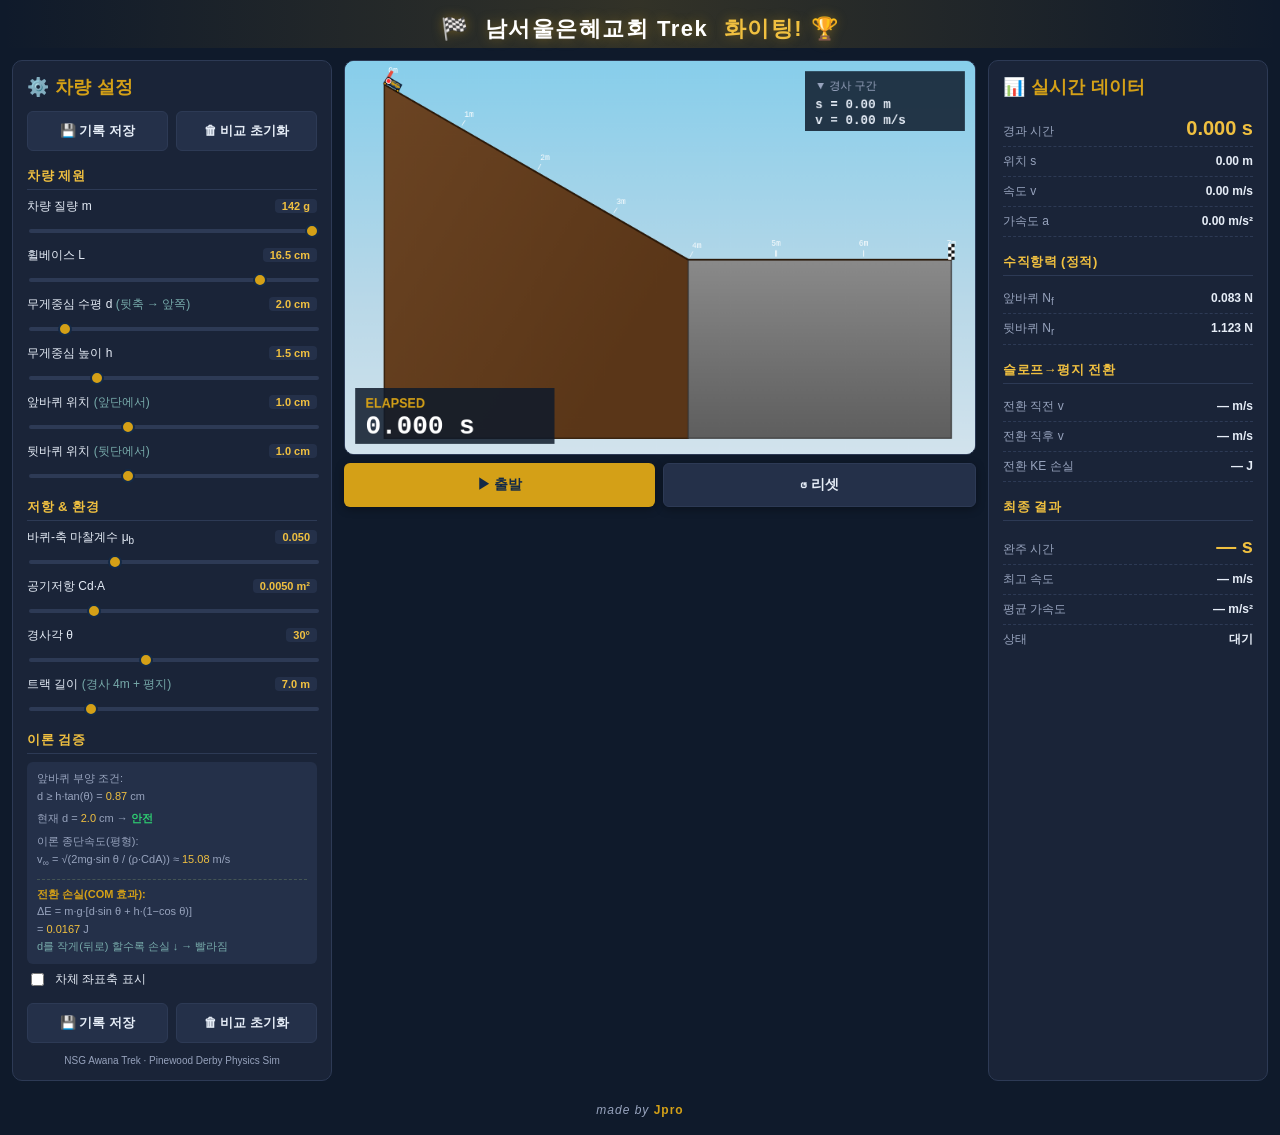
<file: 그랑프리/index.html>
<!DOCTYPE html>
<html lang="ko">
<head>
<meta charset="UTF-8" />
<meta name="viewport" content="width=device-width, initial-scale=1.0" />
<title>피니언 카 물리 시뮬레이터 — Awana Grand Prix</title>
<style>
  :root {
    --navy: #1e3a5f;
    --navy-dark: #142a47;
    --navy-light: #2c5282;
    --gold: #d4a017;
    --gold-light: #f0c040;
    --bg: #0f1a2b;
    --panel: #1a2438;
    --panel-2: #243049;
    --text: #e6edf7;
    --text-dim: #97a3bd;
    --danger: #e74c3c;
    --ok: #2ecc71;
    --border: #2d3a55;
  }

  * { box-sizing: border-box; }
  html, body { margin: 0; padding: 0; height: 100%; background: var(--bg); color: var(--text); font-family: -apple-system, BlinkMacSystemFont, "Segoe UI", "Malgun Gothic", "맑은 고딕", sans-serif; }

  .app {
    display: grid;
    grid-template-columns: 320px 1fr 280px;
    gap: 12px;
    padding: 12px;
  }

  .top-banner {
    text-align: center;
    padding: 14px 12px 4px;
    font-size: 22px;
    font-weight: 800;
    background: linear-gradient(90deg, transparent 0%, rgba(212,160,23,0.18) 50%, transparent 100%);
    color: var(--gold-light);
    letter-spacing: 1.5px;
    text-shadow: 0 0 12px rgba(212,160,23,0.4);
  }
  .top-banner .accent { color: #fff; margin: 0 8px; }

  .bottom-banner {
    text-align: center;
    padding: 10px 12px 18px;
    font-size: 12px;
    color: var(--text-dim);
    letter-spacing: 1px;
    font-style: italic;
  }
  .bottom-banner .brand {
    color: var(--gold);
    font-weight: 700;
    font-style: normal;
  }

  .panel {
    background: var(--panel);
    border: 1px solid var(--border);
    border-radius: 10px;
    padding: 14px;
    overflow-y: auto;
  }

  h1 {
    font-size: 18px;
    margin: 0 0 12px;
    color: var(--gold);
    letter-spacing: 0.3px;
  }
  h2 {
    font-size: 13px;
    margin: 16px 0 8px;
    color: var(--gold-light);
    text-transform: uppercase;
    letter-spacing: 0.5px;
    border-bottom: 1px solid var(--border);
    padding-bottom: 4px;
  }

  /* sliders */
  .ctrl { margin-bottom: 10px; }
  .ctrl-row { display: flex; justify-content: space-between; align-items: baseline; font-size: 12px; margin-bottom: 4px; }
  .ctrl-name { color: var(--text); }
  .ctrl-val {
    color: var(--gold-light);
    font-variant-numeric: tabular-nums;
    font-weight: 600;
    background: var(--panel-2);
    padding: 1px 7px;
    border-radius: 4px;
    font-size: 11px;
  }
  input[type="range"] {
    width: 100%;
    -webkit-appearance: none;
    appearance: none;
    height: 4px;
    background: var(--border);
    border-radius: 2px;
    outline: none;
  }
  input[type="range"]::-webkit-slider-thumb {
    -webkit-appearance: none;
    appearance: none;
    width: 14px;
    height: 14px;
    background: var(--gold);
    border-radius: 50%;
    cursor: pointer;
    border: 2px solid var(--navy-dark);
  }
  input[type="range"]::-moz-range-thumb {
    width: 14px;
    height: 14px;
    background: var(--gold);
    border-radius: 50%;
    cursor: pointer;
    border: 2px solid var(--navy-dark);
  }

  /* buttons */
  .btn-row { display: flex; gap: 8px; margin-top: 14px; }
  button {
    flex: 1;
    padding: 10px;
    background: var(--gold);
    color: var(--navy-dark);
    border: none;
    border-radius: 6px;
    font-weight: 700;
    font-size: 13px;
    cursor: pointer;
    transition: transform 0.05s, background 0.15s;
  }
  button:hover { background: var(--gold-light); }
  button:active { transform: translateY(1px); }
  button.secondary {
    background: var(--panel-2);
    color: var(--text);
    border: 1px solid var(--border);
  }
  button.secondary:hover { background: var(--border); }
  button:disabled { opacity: 0.5; cursor: not-allowed; }

  /* checkbox */
  .check-row { display: flex; align-items: center; gap: 8px; font-size: 12px; margin: 6px 0; cursor: pointer; }
  .check-row input { accent-color: var(--gold); }

  /* canvas */
  .canvas-wrap {
    display: flex;
    flex-direction: column;
    align-items: center;
    justify-content: flex-start;
  }
  canvas {
    background: linear-gradient(180deg, #87ceeb 0%, #b8d8e8 60%, #d2e3ed 100%);
    border-radius: 10px;
    border: 1px solid var(--border);
    display: block;
    width: 100%;
    max-width: 800px;
    height: auto;
    aspect-ratio: 800 / 500;
  }
  .canvas-wrap { width: 100%; }

  /* 캔버스 바로 아래 출발/리셋 (모든 화면에서 표시) */
  .canvas-controls {
    display: flex;
    gap: 8px;
    width: 100%;
    max-width: 800px;
    margin-top: 8px;
  }
  .canvas-controls button {
    flex: 1;
    padding: 12px 8px;
    font-size: 14px;
    box-shadow: 0 2px 8px rgba(0,0,0,0.35);
  }

  /* ============== 모바일 / 태블릿 ============== */
  @media (max-width: 1080px) {
    .app {
      grid-template-columns: 1fr;
      gap: 10px;
      padding: 8px;
    }
    /* 모바일에서는 캔버스 먼저, 결과, 설정 순으로 배치 */
    .canvas-wrap { order: 1; position: sticky; top: 0; z-index: 10; background: var(--bg); padding-bottom: 6px; }
    .canvas-controls { margin-top: 6px; }
    .canvas-controls button { font-size: 15px; padding: 14px 8px; }
    #rightPanel { order: 2; }
    #leftPanel { order: 3; }

    .panel {
      max-height: none;
      padding: 12px;
    }
  }

  @media (max-width: 600px) {
    .top-banner {
      font-size: 19px;
      padding: 10px 6px 4px;
      letter-spacing: 0.5px;
    }
    .top-banner .accent { margin: 0 4px; }
    .app { padding: 6px; gap: 8px; }
    .panel { padding: 12px; border-radius: 8px; }
    h1 { font-size: 20px; margin-bottom: 10px; }
    h2 { font-size: 15px; margin: 14px 0 8px; }
    button { padding: 14px 8px; font-size: 16px; }   /* 손가락 터치 영역 확보 */
    .btn-row { gap: 6px; margin-top: 8px; }
    input[type="range"] { height: 6px; }
    input[type="range"]::-webkit-slider-thumb { width: 22px; height: 22px; }  /* 터치 핸들 크게 */
    input[type="range"]::-moz-range-thumb { width: 22px; height: 22px; }
    .ctrl { margin-bottom: 14px; }
    .ctrl-row { font-size: 15px; margin-bottom: 6px; }
    .ctrl-val { font-size: 14px; padding: 2px 9px; }
    .check-row { font-size: 15px; padding: 4px 0; }
    .stat { font-size: 15px; padding: 8px 0; }
    .stat-val.big { font-size: 24px; }
    .warn-box { font-size: 14px; padding: 10px; }
    .theory { font-size: 14px; line-height: 1.7; padding: 10px 12px; }
    .record-item { font-size: 14px; padding: 8px 10px; }
    .canvas-controls button { font-size: 17px; padding: 16px 8px; }
    .bottom-banner { font-size: 13px; padding: 10px; }
  }

  /* 가로 모드 폰: 캔버스가 너무 작아지지 않도록 */
  @media (max-width: 900px) and (orientation: landscape) and (max-height: 500px) {
    .top-banner { font-size: 13px; padding: 4px; }
    .canvas-wrap { position: static; }
  }

  /* results */
  .stat {
    display: flex;
    justify-content: space-between;
    align-items: baseline;
    padding: 6px 0;
    border-bottom: 1px dashed var(--border);
    font-size: 12px;
  }
  .stat:last-child { border-bottom: none; }
  .stat-label { color: var(--text-dim); }
  .stat-val { font-variant-numeric: tabular-nums; font-weight: 600; color: var(--text); }
  .stat-val.big { font-size: 20px; color: var(--gold-light); }

  .warn-box {
    background: rgba(231, 76, 60, 0.15);
    border: 1px solid var(--danger);
    color: var(--danger);
    padding: 8px;
    border-radius: 6px;
    font-size: 12px;
    font-weight: 600;
    text-align: center;
    margin-top: 8px;
    display: none;
  }
  .warn-box.show { display: block; }

  .ok-box {
    background: rgba(46, 204, 113, 0.12);
    border: 1px solid var(--ok);
    color: var(--ok);
    padding: 6px;
    border-radius: 6px;
    font-size: 11px;
    text-align: center;
    margin-top: 6px;
  }

  /* validation panel */
  .theory {
    background: var(--panel-2);
    border-radius: 6px;
    padding: 8px 10px;
    font-size: 11px;
    color: var(--text-dim);
    line-height: 1.6;
    margin-top: 8px;
  }
  .theory .formula { color: var(--gold-light); font-variant-numeric: tabular-nums; }
  .theory .status-ok { color: var(--ok); font-weight: 700; }
  .theory .status-bad { color: var(--danger); font-weight: 700; }

  /* records list */
  .records { margin-top: 8px; }
  .record-item {
    background: var(--panel-2);
    padding: 6px 8px;
    border-radius: 5px;
    margin-bottom: 5px;
    font-size: 11px;
    display: flex;
    justify-content: space-between;
    align-items: center;
  }
  .record-item .rec-name { color: var(--text); }
  .record-item .rec-time { color: var(--gold-light); font-variant-numeric: tabular-nums; font-weight: 700; }
  .record-item .rec-del { color: var(--danger); cursor: pointer; background: none; border: none; padding: 0 4px; font-size: 14px; }

  footer {
    margin-top: 12px;
    font-size: 10px;
    color: var(--text-dim);
    text-align: center;
  }
</style>
</head>
<body>
<div class="top-banner">🏁 <span class="accent">남서울은혜교회 Trek</span> 화이팅! 🏆</div>
<div class="app">

  <!-- ============== 좌측 설정 패널 ============== -->
  <div class="panel" id="leftPanel">
    <h1>⚙️ 차량 설정</h1>

    <div class="btn-row" style="margin-top:0;">
      <button id="saveBtn" class="secondary">💾 기록 저장</button>
      <button id="clearRecBtn" class="secondary">🗑 비교 초기화</button>
    </div>

    <h2>차량 제원</h2>

    <div class="ctrl">
      <div class="ctrl-row"><span class="ctrl-name">차량 질량 m</span><span class="ctrl-val" id="mVal">142 g</span></div>
      <input type="range" id="m" min="50" max="142" step="1" value="142" />
    </div>

    <div class="ctrl">
      <div class="ctrl-row"><span class="ctrl-name">휠베이스 L</span><span class="ctrl-val" id="LVal">16.5 cm</span></div>
      <input type="range" id="L" min="10" max="18" step="0.1" value="16.5" />
    </div>

    <div class="ctrl">
      <div class="ctrl-row"><span class="ctrl-name">무게중심 수평 d <span style="color:#7aa">(뒷축 → 앞쪽)</span></span><span class="ctrl-val" id="dVal">2.0 cm</span></div>
      <input type="range" id="d" min="0.5" max="15" step="0.1" value="2" />
    </div>

    <div class="ctrl">
      <div class="ctrl-row"><span class="ctrl-name">무게중심 높이 h</span><span class="ctrl-val" id="hVal">1.5 cm</span></div>
      <input type="range" id="h" min="0.5" max="5" step="0.1" value="1.5" />
    </div>

    <div class="ctrl">
      <div class="ctrl-row"><span class="ctrl-name">앞바퀴 위치 <span style="color:#7aa">(앞단에서)</span></span><span class="ctrl-val" id="fwVal">1.0 cm</span></div>
      <input type="range" id="fw" min="0" max="3" step="0.1" value="1" />
    </div>

    <div class="ctrl">
      <div class="ctrl-row"><span class="ctrl-name">뒷바퀴 위치 <span style="color:#7aa">(뒷단에서)</span></span><span class="ctrl-val" id="rwVal">1.0 cm</span></div>
      <input type="range" id="rw" min="0" max="3" step="0.1" value="1" />
    </div>

    <h2>저항 & 환경</h2>

    <div class="ctrl">
      <div class="ctrl-row"><span class="ctrl-name">바퀴-축 마찰계수 μ<sub>b</sub></span><span class="ctrl-val" id="muVal">0.050</span></div>
      <input type="range" id="mu" min="0.01" max="0.15" step="0.005" value="0.05" />
    </div>

    <div class="ctrl">
      <div class="ctrl-row"><span class="ctrl-name">공기저항 Cd·A</span><span class="ctrl-val" id="cdaVal">0.0050 m²</span></div>
      <input type="range" id="cda" min="0.001" max="0.02" step="0.0005" value="0.005" />
    </div>

    <div class="ctrl">
      <div class="ctrl-row"><span class="ctrl-name">경사각 θ</span><span class="ctrl-val" id="thVal">30°</span></div>
      <input type="range" id="th" min="20" max="45" step="1" value="30" />
    </div>

    <div class="ctrl">
      <div class="ctrl-row"><span class="ctrl-name">트랙 길이 <span style="color:#7aa">(경사 4m + 평지)</span></span><span class="ctrl-val" id="trkVal">7.0 m</span></div>
      <input type="range" id="trk" min="5" max="15" step="0.5" value="7" />
    </div>

    <h2>이론 검증</h2>
    <div class="theory" id="theoryBox">
      <div>앞바퀴 부양 조건:<br/>d ≥ h·tan(θ) = <span class="formula" id="liftThresh">0.87</span> cm</div>
      <div style="margin-top:4px;">현재 d = <span class="formula" id="dCheck">2.0</span> cm → <span id="liftStatus" class="status-ok">안전</span></div>
      <div style="margin-top:6px;">이론 종단속도(평형):<br/>v<sub>∞</sub> = √(2mg·sin θ / (ρ·CdA)) ≈ <span class="formula" id="vTerm">—</span> m/s</div>
      <div style="margin-top:8px;border-top:1px dashed #455;padding-top:6px;">
        <b style="color:#d4a017;">전환 손실(COM 효과):</b><br/>
        ΔE = m·g·[d·sin θ + h·(1−cos θ)]<br/>
        = <span class="formula" id="transLossPredict">—</span> J<br/>
        <span style="color:#7aa">d를 작게(뒤로) 할수록 손실 ↓ → 빨라짐</span>
      </div>
    </div>

    <label class="check-row"><input type="checkbox" id="showAxes" /> 차체 좌표축 표시</label>

    <div class="btn-row">
      <button id="saveBtn" class="secondary">💾 기록 저장</button>
      <button id="clearRecBtn" class="secondary">🗑 비교 초기화</button>
    </div>

    <div class="records" id="recordsList"></div>

    <footer>NSG Awana Trek · Pinewood Derby Physics Sim</footer>
  </div>

  <!-- ============== 중앙 캔버스 ============== -->
  <div class="canvas-wrap">
    <canvas id="scene" width="800" height="500"></canvas>
    <div class="canvas-controls">
      <button id="startBtn">▶ 출발</button>
      <button id="resetBtn" class="secondary">↺ 리셋</button>
    </div>
  </div>

  <!-- ============== 우측 결과 패널 ============== -->
  <div class="panel" id="rightPanel">
    <h1>📊 실시간 데이터</h1>

    <div class="stat">
      <span class="stat-label">경과 시간</span>
      <span class="stat-val big" id="rTime">0.000 s</span>
    </div>
    <div class="stat">
      <span class="stat-label">위치 s</span>
      <span class="stat-val" id="rPos">0.00 m</span>
    </div>
    <div class="stat">
      <span class="stat-label">속도 v</span>
      <span class="stat-val" id="rVel">0.00 m/s</span>
    </div>
    <div class="stat">
      <span class="stat-label">가속도 a</span>
      <span class="stat-val" id="rAcc">0.00 m/s²</span>
    </div>

    <h2>수직항력 (정적)</h2>
    <div class="stat">
      <span class="stat-label">앞바퀴 N<sub>f</sub></span>
      <span class="stat-val" id="rNf">— N</span>
    </div>
    <div class="stat">
      <span class="stat-label">뒷바퀴 N<sub>r</sub></span>
      <span class="stat-val" id="rNr">— N</span>
    </div>
    <div class="warn-box" id="liftWarn">⚠️ 앞바퀴 부양 발생 (Nf ≤ 0)</div>

    <h2>슬로프→평지 전환</h2>
    <div class="stat">
      <span class="stat-label">전환 직전 v</span>
      <span class="stat-val" id="rVbef">— m/s</span>
    </div>
    <div class="stat">
      <span class="stat-label">전환 직후 v</span>
      <span class="stat-val" id="rVaft">— m/s</span>
    </div>
    <div class="stat">
      <span class="stat-label">전환 KE 손실</span>
      <span class="stat-val" id="rTransLoss">— J</span>
    </div>

    <h2>최종 결과</h2>
    <div class="stat">
      <span class="stat-label">완주 시간</span>
      <span class="stat-val big" id="rFinish">— s</span>
    </div>
    <div class="stat">
      <span class="stat-label">최고 속도</span>
      <span class="stat-val" id="rVmax">— m/s</span>
    </div>
    <div class="stat">
      <span class="stat-label">평균 가속도</span>
      <span class="stat-val" id="rAavg">— m/s²</span>
    </div>
    <div class="stat">
      <span class="stat-label">상태</span>
      <span class="stat-val" id="rState">대기</span>
    </div>
  </div>
</div>

<script>
"use strict";

/* =========================================================================
 *  PINEWOOD DERBY PHYSICS SIMULATOR
 *  - 내부 계산은 SI 단위 (m, kg, s)
 *  - UI 입력/표시는 cm, g
 * ========================================================================= */

// ---------------- 상수 ----------------
const G    = 9.81;       // 중력가속도 [m/s^2]
const RHO  = 1.225;      // 공기 밀도 [kg/m^3]
const DT   = 0.001;      // 시뮬레이션 step [s]  (1ms)
const R_AXLE_RATIO = 0.1;     // r_axle / r_wheel 근사값
const R_WHEEL = 0.006;        // 바퀴 반지름 [m]  (0.6cm)
const SLOPE_LEN_M = 4.0;      // 경사부 길이 [m] (고정)

// ---------------- 상태 ----------------
const cfg = {
  m: 0.142,        // [kg]
  L: 0.165,        // [m] 휠베이스
  d: 0.02,         // [m] 뒷축→COM 수평거리
  h: 0.015,        // [m] COM 높이
  fw: 0.01,        // [m] 앞단→앞바퀴
  rw: 0.01,        // [m] 뒷단→뒷바퀴
  mu: 0.05,        // 바퀴-축 마찰계수
  CdA: 0.005,      // [m^2] 공기저항계수×단면적
  theta: 30 * Math.PI/180,  // [rad]
  trackLen: 7,    // [m] 총 트랙
  showAxes: false
};

const sim = {
  running: false,
  finished: false,
  t: 0,            // 경과 시간 [s]
  s: 0,            // 경사 시작점부터의 누적 거리 [m]
  v: 0,            // [m/s]
  a: 0,            // [m/s^2]
  vMax: 0,
  onSlope: true,
  Nf: 0,
  Nr: 0,
  lifted: false,
  finishTime: null,
  acc: { sum: 0, n: 0 },  // 평균 가속도 누적
  vBeforeTrans: 0, // 전환 직전 속도 [m/s]
  vAfterTrans: 0,  // 전환 직후 속도 [m/s]
  transLossJ: 0    // 전환 시 잃은 KE [J]
};

const records = [];

// ---------------- DOM ----------------
const $ = id => document.getElementById(id);
const canvas = $("scene");
const ctx = canvas.getContext("2d");

// 슬라이더 메타: id → {get from element, scale to SI, label format}
const SLIDERS = [
  { id: "m",   apply: v => cfg.m = v/1000,           label: v => `${v.toFixed(0)} g` },
  { id: "L",   apply: v => cfg.L = v/100,            label: v => `${v.toFixed(1)} cm` },
  { id: "d",   apply: v => cfg.d = v/100,            label: v => `${v.toFixed(1)} cm` },
  { id: "h",   apply: v => cfg.h = v/100,            label: v => `${v.toFixed(1)} cm` },
  { id: "fw",  apply: v => cfg.fw = v/100,           label: v => `${v.toFixed(1)} cm` },
  { id: "rw",  apply: v => cfg.rw = v/100,           label: v => `${v.toFixed(1)} cm` },
  { id: "mu",  apply: v => cfg.mu = v,               label: v => v.toFixed(3) },
  { id: "cda", apply: v => cfg.CdA = v,              label: v => `${v.toFixed(4)} m²` },
  { id: "th",  apply: v => cfg.theta = v*Math.PI/180, label: v => `${v.toFixed(0)}°` },
  { id: "trk", apply: v => cfg.trackLen = v,         label: v => `${v.toFixed(1)} m` }
];

function readSliders() {
  for (const s of SLIDERS) {
    const el = $(s.id);
    const v = parseFloat(el.value);
    s.apply(v);
    $(s.id + "Val").textContent = s.label(v);
  }
  cfg.showAxes = $("showAxes").checked;

  // 휠베이스 vs d 제약: d <= L 로 clamp는 안하지만 경고색 정도만 표시
  const dSlider = $("d");
  const Lcm = parseFloat($("L").value);
  if (parseFloat(dSlider.value) > Lcm) {
    dSlider.value = Lcm;
    cfg.d = Lcm/100;
    $("dVal").textContent = `${Lcm.toFixed(1)} cm`;
  }
}

function attachSliders() {
  SLIDERS.forEach(s => {
    $(s.id).addEventListener("input", () => {
      readSliders();
      updateTheory();
      if (!sim.running) { resetSim(false); draw(); }
    });
  });
  $("showAxes").addEventListener("change", () => {
    cfg.showAxes = $("showAxes").checked;
    if (!sim.running) draw();
  });
}

// ---------------- 물리 계산 ----------------

/**
 * 경사로 위 정적 수직항력 계산
 * 뒷축에 대한 모멘트 평형 → N_f, 전체 수직 평형 → N_r
 *
 * N_f = m·g·(cos θ · d − sin θ · h) / L
 * N_r = m·g·(cos θ · (L−d) + sin θ · h) / L
 *
 * d : 뒷축에서 COM까지의 수평거리(경사면 평면상)
 * h : COM의 수직거리(경사면 법선)
 * N_f ≤ 0 이면 앞바퀴 부양
 */
function computeNormalForces() {
  const W = cfg.m * G;
  const c = Math.cos(cfg.theta), s = Math.sin(cfg.theta);
  const Nf = W * (c * cfg.d - s * cfg.h) / cfg.L;
  const Nr = W * (c * (cfg.L - cfg.d) + s * cfg.h) / cfg.L;
  return { Nf, Nr, lifted: Nf <= 0 };
}

/**
 * 경사면에서의 가속도
 *   F_net = m·g·sin θ − F_axle − F_air
 *   F_axle = μ_b · m·g·cos θ · (r_axle/r_wheel)
 *   F_air  = 0.5 · ρ · CdA · v²
 */
function accelOnSlope(v) {
  const Fgrav = cfg.m * G * Math.sin(cfg.theta);
  const Faxle = cfg.mu * cfg.m * G * Math.cos(cfg.theta) * R_AXLE_RATIO;
  const Fair  = 0.5 * RHO * cfg.CdA * v * v;
  return (Fgrav - Faxle - Fair) / cfg.m;
}

/**
 * 평지에서의 가속도 (감속)
 *   F_net = − F_axle − F_air
 */
function accelOnFlat(v) {
  if (v <= 0) return 0;
  const Faxle = cfg.mu * cfg.m * G * R_AXLE_RATIO;
  const Fair  = 0.5 * RHO * cfg.CdA * v * v;
  return -(Faxle + Fair) / cfg.m;
}

/**
 * 슬로프→평지 전환 시 에너지 보정
 *
 * 현실에서는 차체가 강체라서 앞바퀴가 평지에 닿은 후 뒷바퀴가 평지에 닿을 때까지
 * 차체가 θ → 0 으로 회전한다. 이 동안 COM은 다음 높이만큼만 떨어진다:
 *
 *   COM 강하량 = (L_slope − d)·sin θ + h·(cos θ − 1)
 *
 * 그러나 단순 모델은 (뒷축이 슬로프 끝까지 이동) → L_slope·sin θ 만큼 떨어진
 * 것으로 가정한다. 따라서 KE가 다음만큼 과대 추정된다:
 *
 *   ΔE_excess = m·g·[d·sin θ + h·(1 − cos θ)]
 *
 * 이 양만큼 v²를 보정하면 "COM이 뒤(d 작음)일수록 빠르다"는 실제 거동이 나타난다.
 */
function applyTransitionEnergy() {
  const deficitH = cfg.d * Math.sin(cfg.theta) + cfg.h * (1 - Math.cos(cfg.theta));
  const vBefore = sim.v;
  const v2 = vBefore * vBefore - 2 * G * deficitH;
  const vAfter = v2 > 0 ? Math.sqrt(v2) : 0;
  sim.vBeforeTrans = vBefore;
  sim.vAfterTrans = vAfter;
  sim.transLossJ = 0.5 * cfg.m * (vBefore * vBefore - vAfter * vAfter);
  sim.v = vAfter;
}

/**
 * 한 step 적분 (semi-implicit Euler)
 */
function stepPhysics() {
  if (sim.finished) return;

  // 어느 구간인가?
  const slopeLen = SLOPE_LEN_M;
  const wasOnSlope = sim.onSlope;
  sim.onSlope = sim.s < slopeLen;

  // 슬로프 → 평지 전환 순간: COM 위치에 따른 KE 보정 1회 적용
  if (wasOnSlope && !sim.onSlope) {
    applyTransitionEnergy();
  }

  const a = sim.onSlope ? accelOnSlope(sim.v) : accelOnFlat(sim.v);
  sim.a = a;

  // semi-implicit Euler
  sim.v = sim.v + a * DT;
  if (!sim.onSlope && sim.v < 0) sim.v = 0;   // 평지에서 역주행 금지
  sim.s = sim.s + sim.v * DT;
  sim.t += DT;

  // 통계
  if (sim.v > sim.vMax) sim.vMax = sim.v;
  if (sim.v > 0) { sim.acc.sum += a; sim.acc.n++; }

  // 종료 조건
  if (sim.s >= cfg.trackLen) {
    sim.s = cfg.trackLen;
    sim.finished = true;
    sim.finishTime = sim.t;
  } else if (!sim.onSlope && sim.v <= 1e-4 && sim.s > slopeLen) {
    // 평지에서 정지
    sim.finished = true;
    sim.finishTime = sim.t;
  }
}

// ---------------- 시뮬레이션 루프 ----------------
let lastFrame = 0;
function loop(ts) {
  if (!lastFrame) lastFrame = ts;
  const dtFrame = (ts - lastFrame) / 1000;
  lastFrame = ts;

  if (sim.running && !sim.finished) {
    // 한 프레임에 여러 step 실행 (실시간 비례)
    const steps = Math.min(2000, Math.ceil(dtFrame / DT));
    for (let i = 0; i < steps; i++) {
      stepPhysics();
      if (sim.finished) break;
    }
    updateLiveStats();
    if (sim.finished) finalizeRun();
  }

  draw();
  requestAnimationFrame(loop);
}

// ---------------- 화면 좌표 변환 ----------------
/**
 * 경사 시작점은 캔버스 좌측 상단 근처, 경사를 내려가서 평지가 됨.
 * 1 m 당 픽셀 스케일을 트랙 전체가 캔버스에 맞도록 자동 계산.
 */
function trackGeometry() {
  const slope = SLOPE_LEN_M;
  const flat  = Math.max(0, cfg.trackLen - slope);
  const horizSpan = slope * Math.cos(cfg.theta) + flat;
  const vertSpan  = slope * Math.sin(cfg.theta);
  const padL = 50, padR = 30, padT = 30, padB = 80;
  const availW = canvas.width - padL - padR;
  const availH = canvas.height - padT - padB;
  const scale = Math.min(availW / horizSpan, availH / vertSpan);
  const px = m => m * scale;

  // 경사 시작점
  const x0 = padL;
  const y0 = padT;
  // 경사 끝점 (= 평지 시작점)
  const x1 = x0 + px(slope * Math.cos(cfg.theta));
  const y1 = y0 + px(slope * Math.sin(cfg.theta));
  // 평지 끝점
  const x2 = x1 + px(flat);
  const y2 = y1;

  return { scale, px, x0, y0, x1, y1, x2, y2, slope, flat, horizSpan, vertSpan };
}

/**
 * 트랙 좌표 s (경사 시작점부터) → 캔버스상 (x, y) 와 차체 각도
 */
function pathToCanvas(s, geom) {
  if (s <= geom.slope) {
    const f = s / geom.slope;
    return {
      x: geom.x0 + (geom.x1 - geom.x0) * f,
      y: geom.y0 + (geom.y1 - geom.y0) * f,
      ang: cfg.theta
    };
  } else {
    const flatS = s - geom.slope;
    return {
      x: geom.x1 + geom.px(flatS),
      y: geom.y1,
      ang: 0
    };
  }
}

// ---------------- 렌더링 ----------------
function draw() {
  const geom = trackGeometry();

  // 배경(하늘)은 CSS gradient
  ctx.clearRect(0, 0, canvas.width, canvas.height);

  drawSky();
  drawTrack(geom);
  drawMarkers(geom);
  drawCar(geom);
  drawHUD(geom);
}

function drawSky() {
  // 하늘 그라데이션
  const grad = ctx.createLinearGradient(0, 0, 0, canvas.height);
  grad.addColorStop(0, "#87ceeb");
  grad.addColorStop(0.6, "#b8d8e8");
  grad.addColorStop(1, "#d2e3ed");
  ctx.fillStyle = grad;
  ctx.fillRect(0, 0, canvas.width, canvas.height);
}

function drawTrack(geom) {
  const { x0, y0, x1, y1, x2, y2 } = geom;
  const groundY = canvas.height - 20;

  // 경사 사다리꼴
  ctx.beginPath();
  ctx.moveTo(x0, y0);
  ctx.lineTo(x1, y1);
  ctx.lineTo(x1, groundY);
  ctx.lineTo(x0, groundY);
  ctx.closePath();
  const grad1 = ctx.createLinearGradient(x0, y0, x1, y1);
  grad1.addColorStop(0, "#6b4423");
  grad1.addColorStop(1, "#5a3618");
  ctx.fillStyle = grad1;
  ctx.fill();
  ctx.strokeStyle = "#3a2410";
  ctx.lineWidth = 2;
  ctx.stroke();

  // 평지 사각형
  ctx.beginPath();
  ctx.moveTo(x1, y1);
  ctx.lineTo(x2, y2);
  ctx.lineTo(x2, groundY);
  ctx.lineTo(x1, groundY);
  ctx.closePath();
  const grad2 = ctx.createLinearGradient(x1, y1, x1, groundY);
  grad2.addColorStop(0, "#8a8a8a");
  grad2.addColorStop(1, "#5e5e5e");
  ctx.fillStyle = grad2;
  ctx.fill();
  ctx.strokeStyle = "#3a3a3a";
  ctx.lineWidth = 1.5;
  ctx.stroke();

  // 경사 표면 라인
  ctx.beginPath();
  ctx.moveTo(x0, y0);
  ctx.lineTo(x1, y1);
  ctx.strokeStyle = "#2a1808";
  ctx.lineWidth = 2;
  ctx.stroke();
  // 평지 표면 라인
  ctx.beginPath();
  ctx.moveTo(x1, y1);
  ctx.lineTo(x2, y2);
  ctx.stroke();
}

function drawMarkers(geom) {
  // 1m 눈금 (트랙 표면 위에 작은 틱)
  ctx.fillStyle = "rgba(255,255,255,0.8)";
  ctx.font = "10px monospace";
  ctx.textAlign = "center";

  for (let m = 0; m <= cfg.trackLen; m++) {
    const p = pathToCanvas(m, geom);
    const nx = Math.sin(p.ang), ny = -Math.cos(p.ang);
    const x1 = p.x + nx * 4, y1 = p.y + ny * 4;
    const x2 = p.x + nx * 12, y2 = p.y + ny * 12;
    ctx.strokeStyle = "rgba(255,255,255,0.85)";
    ctx.lineWidth = m % 5 === 0 ? 2 : 1;
    ctx.beginPath();
    ctx.moveTo(x1, y1);
    ctx.lineTo(x2, y2);
    ctx.stroke();
    if (m % 1 === 0) {
      ctx.fillStyle = "rgba(255,255,255,0.95)";
      ctx.fillText(`${m}m`, p.x + nx * 22, p.y + ny * 22 + 4);
    }
  }

  // 출발선 (경사 상단)
  const start = pathToCanvas(0, geom);
  ctx.save();
  ctx.translate(start.x, start.y);
  ctx.rotate(start.ang);
  ctx.fillStyle = "#e74c3c";
  ctx.fillRect(-2, -20, 4, 20);
  ctx.restore();

  // 결승선 (체크무늬, 트랙 끝)
  const fin = pathToCanvas(cfg.trackLen, geom);
  ctx.save();
  ctx.translate(fin.x, fin.y);
  ctx.rotate(fin.ang);
  const cw = 4, ch = 4, rows = 5;
  for (let r = 0; r < rows; r++) {
    for (let c = 0; c < 2; c++) {
      ctx.fillStyle = (r + c) % 2 === 0 ? "#fff" : "#111";
      ctx.fillRect((c - 1) * cw, -((r + 1) * ch), cw, ch);
    }
  }
  ctx.restore();
}

function drawCar(geom) {
  // 현재 위치: 자동차의 "기준점"을 뒷축 중심으로 잡는다.
  // sim.s = 경사 시작점부터 차량 기준점이 이동한 거리.
  // 차량 기준점은 뒷축 중심이라고 가정 (출발 시 s=0).

  // 시각 확대 비율 (물리에는 영향 없음, 보기 좋게만)
  const VIS_SCALE = 2.4;
  const visWheelR = R_WHEEL * VIS_SCALE;

  // 실제 차체 길이 = fw + L + rw
  const bodyLenM = cfg.fw + cfg.L + cfg.rw;
  // 차체 높이 (시각화용) — 2h ~ COM 위치를 자연스럽게
  const bodyHeightM = Math.max(cfg.h * 2, 0.02) * VIS_SCALE;

  // 뒷축 기준 → 차체 뒷단까지 거리 = rw
  // 뒷축 기준 → 차체 앞단까지 = L + fw
  // 그림 그릴 때는 뒷축 위치 = (s, y), 진행 방향(앞쪽)으로 회전된 좌표계.

  const p = pathToCanvas(sim.s, geom);
  let tiltOffset = 0;
  // 앞바퀴 부양 시: 살짝 차체를 뒤로 기울임
  if (sim.lifted && sim.onSlope) tiltOffset = -0.12; // rad

  const ang = p.ang + tiltOffset;
  const cos = Math.cos(ang), sin = Math.sin(ang);
  const sc = geom.scale;

  // 뒷축 픽셀 위치
  // 단, 트랙 표면에서 바퀴 반지름만큼 위로 (바퀴는 트랙에 접하고 차체는 바퀴 위)
  const wheelR = visWheelR * sc;
  const normalX = Math.sin(ang), normalY = -Math.cos(ang);  // 트랙 법선 (위쪽)

  const axleX = p.x + normalX * wheelR;
  const axleY = p.y + normalY * wheelR;

  ctx.save();
  ctx.translate(axleX, axleY);
  ctx.rotate(ang);  // 캔버스 +x 방향이 진행방향 (앞쪽), +y는 차체 아래 방향(법선 반대)

  // 차체 진행방향(+x)으로 +쪽이 앞. 차량 좌표:
  //   뒷축은 x=0
  //   차체 뒷단: x = -rw_px
  //   차체 앞단: x = (L + fw)_px
  //   차체 바닥: y = -bodyHeightM*sc - ... 시각조정
  //   차체 윗면: y = -bodyHeightM*sc -...
  const px = m => m * sc;
  const rearX = -px(cfg.rw);
  const frontX = px(cfg.L + cfg.fw);
  // 차체 본체는 바퀴 위에 있다고 보고 y는 모두 음수 방향 (캔버스에서 위쪽)
  const bodyBottomY = -px(visWheelR * 0.6); // 바퀴 반경에 비례해서 위로 띄움
  const bodyTopY = bodyBottomY - px(bodyHeightM);

  // 차체 - 네이비 베이스
  ctx.beginPath();
  ctx.moveTo(rearX, bodyBottomY);
  ctx.lineTo(rearX + px(0.005), bodyTopY);   // 살짝 사선
  ctx.lineTo(frontX - px(0.005), bodyTopY);
  ctx.lineTo(frontX, bodyBottomY);
  ctx.closePath();
  const carGrad = ctx.createLinearGradient(0, bodyTopY, 0, bodyBottomY);
  carGrad.addColorStop(0, "#2c5282");
  carGrad.addColorStop(1, "#1e3a5f");
  ctx.fillStyle = carGrad;
  ctx.fill();
  ctx.strokeStyle = "#0e1d33";
  ctx.lineWidth = 1.5;
  ctx.stroke();

  // 골드 스트라이프
  ctx.beginPath();
  const stripeY = (bodyTopY + bodyBottomY)/2;
  ctx.moveTo(rearX + px(0.005), stripeY);
  ctx.lineTo(frontX - px(0.005), stripeY);
  ctx.strokeStyle = "#d4a017";
  ctx.lineWidth = 2;
  ctx.stroke();

  // 차량 번호/로고 영역
  ctx.fillStyle = "#d4a017";
  ctx.font = `bold ${Math.max(8, Math.floor(px(0.012)))}px sans-serif`;
  ctx.textAlign = "center";
  ctx.textBaseline = "middle";
  // 글자가 뒤집힐 수 있으므로 진행방향에 맞춰 그리기 (그냥 그대로)
  ctx.save();
  ctx.translate((rearX + frontX)/2, (bodyTopY + bodyBottomY)/2);
  // 평지에서는 위에서 잘 보이지만 경사에선 회전됨. 그대로 둠.
  ctx.fillText("NSG", 0, 0);
  ctx.restore();

  // 바퀴 (뒷바퀴 x=0, 앞바퀴 x=px(L))
  const wheelPx = px(visWheelR);
  const wheelAngle = sim.v / R_WHEEL * sim.t;  // 회전각 (시각용)
  drawWheel(0, 0, wheelPx, wheelAngle);
  drawWheel(px(cfg.L), 0, wheelPx, wheelAngle);

  // 무게중심 (뒷축에서 +d, 위쪽으로 +h)
  const comX = px(cfg.d);
  const comY = bodyBottomY - px(cfg.h * VIS_SCALE);   // 바닥에서 h만큼 위 (차체 좌표)
  // 살짝 음영
  ctx.beginPath();
  ctx.arc(comX, comY, 4.5, 0, Math.PI*2);
  ctx.fillStyle = "rgba(0,0,0,0.5)";
  ctx.fill();
  ctx.beginPath();
  ctx.arc(comX, comY, 3, 0, Math.PI*2);
  ctx.fillStyle = "#ff3030";
  ctx.fill();
  ctx.strokeStyle = "#fff";
  ctx.lineWidth = 1;
  ctx.stroke();

  // 좌표축 (선택)
  if (cfg.showAxes) {
    ctx.strokeStyle = "#00ff88";
    ctx.lineWidth = 1.5;
    ctx.beginPath();
    ctx.moveTo(0, 0);
    ctx.lineTo(px(0.04), 0);
    ctx.stroke();
    ctx.beginPath();
    ctx.moveTo(0, 0);
    ctx.lineTo(0, -px(0.04));
    ctx.stroke();
    ctx.fillStyle = "#00ff88";
    ctx.font = "10px monospace";
    ctx.textAlign = "left";
    ctx.fillText("s", px(0.045), 3);
    ctx.fillText("n", 3, -px(0.045));
  }

  ctx.restore();

  // ⚠ 부양 마크 (차량 위, 회전 무시)
  if (sim.lifted) {
    ctx.fillStyle = "#e74c3c";
    ctx.font = "bold 18px sans-serif";
    ctx.textAlign = "center";
    ctx.fillText("⚠️", axleX, axleY - 50);
  }

  // 속도 라벨
  if (sim.running || sim.finished) {
    ctx.fillStyle = "rgba(0,0,0,0.7)";
    ctx.fillRect(axleX - 28, axleY - 78, 56, 18);
    ctx.fillStyle = "#fff";
    ctx.font = "11px monospace";
    ctx.textAlign = "center";
    ctx.fillText(`${sim.v.toFixed(2)} m/s`, axleX, axleY - 65);
  }
}

function drawWheel(cx, cy, r, angle) {
  ctx.save();
  ctx.translate(cx, cy);
  ctx.rotate(angle);
  // 타이어
  ctx.beginPath();
  ctx.arc(0, 0, r, 0, Math.PI*2);
  const wg = ctx.createRadialGradient(0,0, r*0.2, 0,0, r);
  wg.addColorStop(0, "#444");
  wg.addColorStop(1, "#111");
  ctx.fillStyle = wg;
  ctx.fill();
  ctx.strokeStyle = "#000";
  ctx.lineWidth = 1;
  ctx.stroke();
  // 휠 스포크
  ctx.strokeStyle = "#d4a017";
  ctx.lineWidth = 1.2;
  ctx.beginPath();
  ctx.moveTo(-r*0.7, 0);
  ctx.lineTo(r*0.7, 0);
  ctx.moveTo(0, -r*0.7);
  ctx.lineTo(0, r*0.7);
  ctx.stroke();
  // 허브
  ctx.beginPath();
  ctx.arc(0,0, r*0.25, 0, Math.PI*2);
  ctx.fillStyle = "#d4a017";
  ctx.fill();
  ctx.restore();
}

/**
 * 캔버스가 CSS로 축소된 비율 보정값.
 * 모바일에서 캔버스가 작아질수록 HUD/마커 글씨를 크게 그려서
 * 화면상 가독성이 유지되도록 한다.
 */
function uiScale() {
  const rect = canvas.getBoundingClientRect();
  if (!rect.width) return 1;
  const displayScale = rect.width / canvas.width;  // < 1 이면 축소됨
  // 1.0 ~ 2.2 사이로 clamp
  return Math.max(1, Math.min(2.2, 1 / displayScale));
}

function drawHUD(geom) {
  const k = uiScale();
  const px = (n) => Math.round(n * k);
  const pad = px(10);

  // 좌하단 큰 시간 (자동차 출발 위치를 가리지 않도록 아래로 배치)
  const w1 = px(200), h1 = px(56);
  const eX = pad;
  const eY = canvas.height - h1 - pad;
  ctx.fillStyle = "rgba(15,26,43,0.85)";
  ctx.fillRect(eX, eY, w1, h1);
  ctx.fillStyle = "#d4a017";
  ctx.font = `bold ${px(13)}px sans-serif`;
  ctx.textAlign = "left";
  ctx.fillText("ELAPSED", eX + px(10), eY + px(20));
  ctx.fillStyle = "#fff";
  ctx.font = `bold ${px(26)}px monospace`;
  ctx.fillText(`${sim.t.toFixed(3)} s`, eX + px(10), eY + px(46));

  // 우상단 상태
  const w2 = px(160), h2 = px(60);
  ctx.fillStyle = "rgba(15,26,43,0.85)";
  ctx.fillRect(canvas.width - w2 - pad, pad, w2, h2);
  ctx.fillStyle = "#97a3bd";
  ctx.font = `${px(11)}px sans-serif`;
  ctx.textAlign = "left";
  const rx = canvas.width - w2 - pad + px(10);
  ctx.fillText(sim.onSlope ? "▼ 경사 구간" : "→ 평지 구간", rx, pad + px(18));
  ctx.fillStyle = "#e6edf7";
  ctx.font = `bold ${px(13)}px monospace`;
  ctx.fillText(`s = ${sim.s.toFixed(2)} m`, rx, pad + px(37));
  ctx.fillText(`v = ${sim.v.toFixed(2)} m/s`, rx, pad + px(53));

  // 비교 기록 표시 (ELAPSED 박스 위로 쌓임)
  if (records.length > 0) {
    const lineH = px(16);
    const recH = records.length * lineH + px(24);
    const boxY = eY - px(8) - recH;
    const yy = boxY + px(18);
    ctx.fillStyle = "rgba(15,26,43,0.85)";
    ctx.fillRect(pad, boxY, px(230), recH);
    ctx.fillStyle = "#d4a017";
    ctx.font = `bold ${px(11)}px sans-serif`;
    ctx.fillText("저장된 기록", pad + px(8), yy - px(4));
    ctx.font = `${px(11)}px monospace`;
    ctx.fillStyle = "#e6edf7";
    records.forEach((r, i) => {
      ctx.fillText(`${i+1}. ${r.name}  →  ${r.finishTime.toFixed(3)}s`, pad + px(8), yy + i * lineH + px(10));
    });
  }
}

// ---------------- UI 업데이트 ----------------
function updateLiveStats() {
  $("rTime").textContent = `${sim.t.toFixed(3)} s`;
  $("rPos").textContent = `${sim.s.toFixed(2)} m`;
  $("rVel").textContent = `${sim.v.toFixed(2)} m/s`;
  $("rAcc").textContent = `${sim.a.toFixed(2)} m/s²`;

  const { Nf, Nr, lifted } = computeNormalForces();
  sim.Nf = Nf; sim.Nr = Nr; sim.lifted = lifted;
  $("rNf").textContent = `${Nf.toFixed(3)} N`;
  $("rNr").textContent = `${Nr.toFixed(3)} N`;
  $("liftWarn").classList.toggle("show", lifted);

  $("rState").textContent = sim.finished ? "완주/정지" : (sim.running ? "주행중" : "대기");
}

function finalizeRun() {
  sim.running = false;
  syncStartBtnLabel("▶ 출발");
  const avgA = sim.acc.n > 0 ? sim.acc.sum / sim.acc.n : 0;
  $("rFinish").textContent = `${sim.finishTime.toFixed(3)} s`;
  $("rVmax").textContent = `${sim.vMax.toFixed(2)} m/s`;
  $("rAavg").textContent = `${avgA.toFixed(2)} m/s²`;
  $("rState").textContent = sim.s >= cfg.trackLen ? "완주" : "정지";
  $("rVbef").textContent = `${sim.vBeforeTrans.toFixed(3)} m/s`;
  $("rVaft").textContent = `${sim.vAfterTrans.toFixed(3)} m/s`;
  $("rTransLoss").textContent = `${sim.transLossJ.toFixed(4)} J`;
}

function updateTheory() {
  // 부양 임계 d_crit = h * tan(θ)
  const dCritCm = (cfg.h * Math.tan(cfg.theta)) * 100;
  const dCm = cfg.d * 100;
  $("liftThresh").textContent = dCritCm.toFixed(2);
  $("dCheck").textContent = dCm.toFixed(1);
  const liftEl = $("liftStatus");
  if (dCm >= dCritCm) {
    liftEl.textContent = "안전";
    liftEl.className = "status-ok";
  } else {
    liftEl.textContent = "위험 (부양)";
    liftEl.className = "status-bad";
  }

  // 종단 속도 (공기저항 vs 중력성분 평형, 마찰 무시 단순 근사)
  // v_inf = sqrt(2 m g sin θ / (ρ CdA))
  const vTerm = Math.sqrt(2 * cfg.m * G * Math.sin(cfg.theta) / (RHO * cfg.CdA));
  $("vTerm").textContent = vTerm.toFixed(2);

  // 전환 손실 예측값 (m·g·[d·sin θ + h·(1−cos θ)])
  const transLoss = cfg.m * G * (cfg.d * Math.sin(cfg.theta) + cfg.h * (1 - Math.cos(cfg.theta)));
  $("transLossPredict").textContent = transLoss.toFixed(4);

  // 정적 수직항력도 갱신
  const { Nf, Nr, lifted } = computeNormalForces();
  if (!sim.running) {
    $("rNf").textContent = `${Nf.toFixed(3)} N`;
    $("rNr").textContent = `${Nr.toFixed(3)} N`;
    $("liftWarn").classList.toggle("show", lifted);
    sim.lifted = lifted;
  }
}

// ---------------- 제어 ----------------
function syncStartBtnLabel(label) {
  $("startBtn").textContent = label;
}

function resetSim(redraw = true) {
  sim.running = false;
  sim.finished = false;
  sim.t = 0; sim.s = 0; sim.v = 0; sim.a = 0;
  sim.vMax = 0;
  sim.onSlope = true;
  sim.finishTime = null;
  sim.acc = { sum: 0, n: 0 };
  sim.vBeforeTrans = 0;
  sim.vAfterTrans = 0;
  sim.transLossJ = 0;
  syncStartBtnLabel("▶ 출발");
  $("rTime").textContent = "0.000 s";
  $("rPos").textContent = "0.00 m";
  $("rVel").textContent = "0.00 m/s";
  $("rAcc").textContent = "0.00 m/s²";
  $("rFinish").textContent = "— s";
  $("rVmax").textContent = "— m/s";
  $("rAavg").textContent = "— m/s²";
  $("rState").textContent = "대기";
  $("rVbef").textContent = "— m/s";
  $("rVaft").textContent = "— m/s";
  $("rTransLoss").textContent = "— J";
  updateTheory();
  if (redraw) draw();
}

function startSim() {
  if (sim.finished) resetSim(false);
  sim.running = !sim.running;
  syncStartBtnLabel(sim.running ? "⏸ 일시정지" : "▶ 출발");
}

function saveRecord() {
  if (!sim.finished) return;
  if (records.length >= 3) records.shift();
  records.push({
    name: `m=${(cfg.m*1000).toFixed(0)}g d=${(cfg.d*100).toFixed(1)} θ=${(cfg.theta*180/Math.PI).toFixed(0)}°`,
    finishTime: sim.finishTime,
    vMax: sim.vMax
  });
  renderRecordsList();
}

function renderRecordsList() {
  const wrap = $("recordsList");
  wrap.innerHTML = "";
  records.forEach((r, i) => {
    const div = document.createElement("div");
    div.className = "record-item";
    div.innerHTML = `<span class="rec-name">${i+1}. ${r.name}</span>
      <span class="rec-time">${r.finishTime.toFixed(3)}s</span>`;
    const btn = document.createElement("button");
    btn.className = "rec-del";
    btn.textContent = "✕";
    btn.onclick = () => { records.splice(i,1); renderRecordsList(); };
    div.appendChild(btn);
    wrap.appendChild(div);
  });
}

// ---------------- 초기화 ----------------
function init() {
  attachSliders();
  readSliders();
  updateTheory();
  resetSim(false);

  $("startBtn").addEventListener("click", startSim);
  $("resetBtn").addEventListener("click", () => resetSim(true));
  $("saveBtn").addEventListener("click", saveRecord);
  $("clearRecBtn").addEventListener("click", () => { records.length = 0; renderRecordsList(); draw(); });

  requestAnimationFrame(loop);
}

init();
</script>
<div class="bottom-banner">made by <span class="brand">Jpro</span></div>
</body>
</html>
</file>
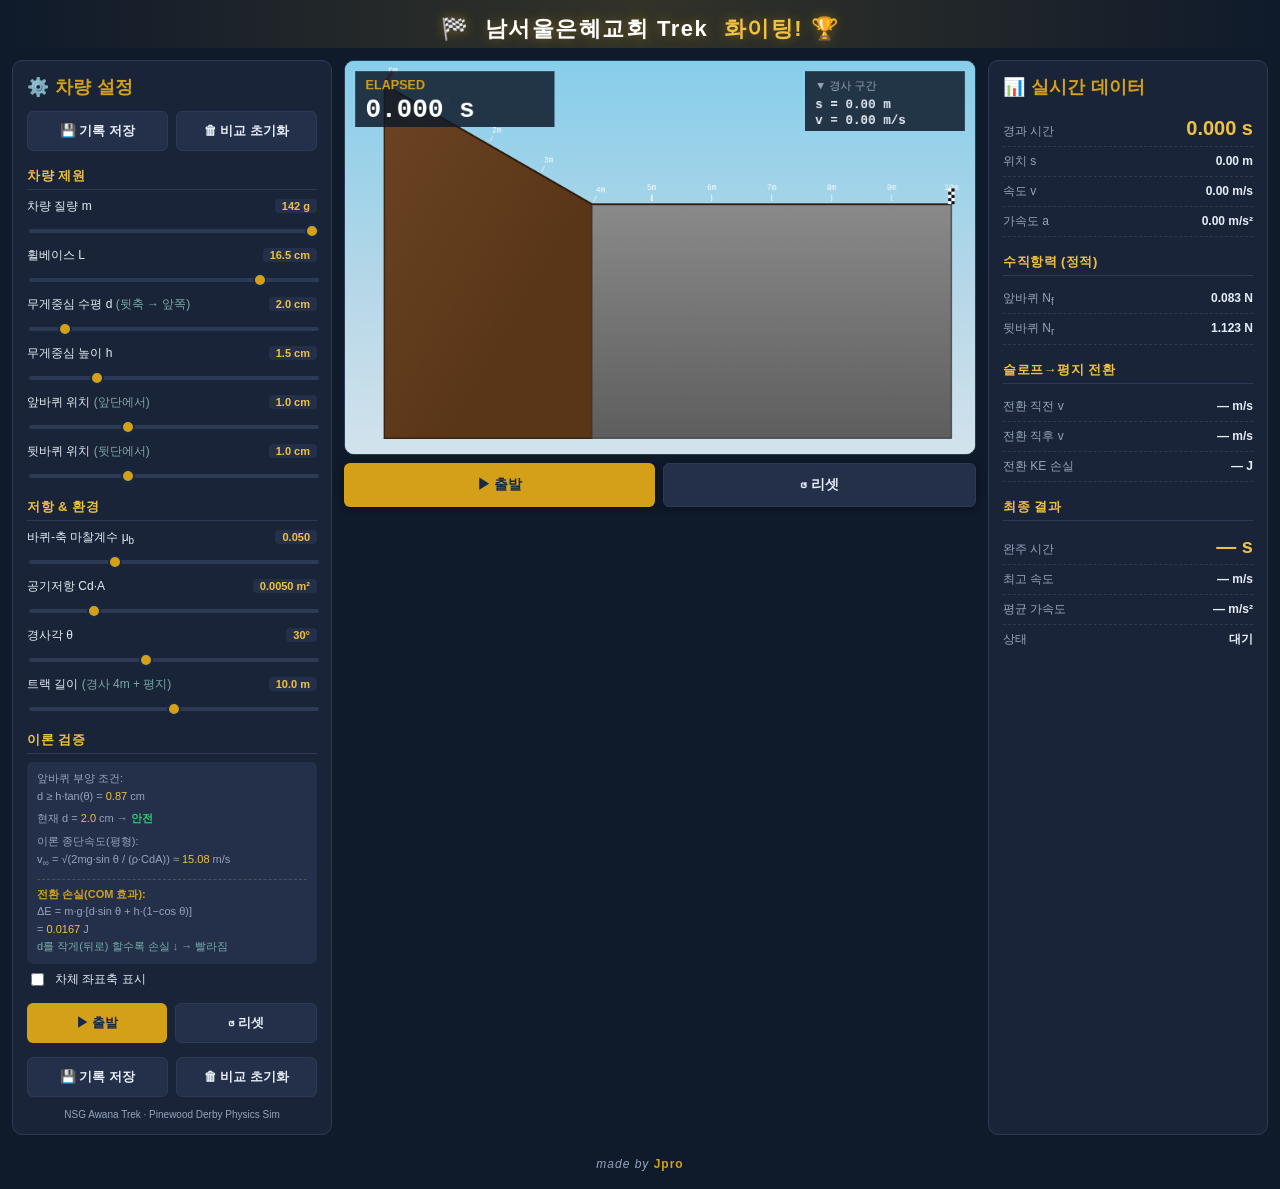
<file: 그랑프리/pinewood-derby-sim.html>
<!DOCTYPE html>
<html lang="ko">
<head>
<meta charset="UTF-8" />
<meta name="viewport" content="width=device-width, initial-scale=1.0" />
<title>피니언 카 물리 시뮬레이터 — Awana Grand Prix</title>
<style>
  :root {
    --navy: #1e3a5f;
    --navy-dark: #142a47;
    --navy-light: #2c5282;
    --gold: #d4a017;
    --gold-light: #f0c040;
    --bg: #0f1a2b;
    --panel: #1a2438;
    --panel-2: #243049;
    --text: #e6edf7;
    --text-dim: #97a3bd;
    --danger: #e74c3c;
    --ok: #2ecc71;
    --border: #2d3a55;
  }

  * { box-sizing: border-box; }
  html, body { margin: 0; padding: 0; height: 100%; background: var(--bg); color: var(--text); font-family: -apple-system, BlinkMacSystemFont, "Segoe UI", "Malgun Gothic", "맑은 고딕", sans-serif; }

  .app {
    display: grid;
    grid-template-columns: 320px 1fr 280px;
    gap: 12px;
    padding: 12px;
  }

  .top-banner {
    text-align: center;
    padding: 14px 12px 4px;
    font-size: 22px;
    font-weight: 800;
    background: linear-gradient(90deg, transparent 0%, rgba(212,160,23,0.18) 50%, transparent 100%);
    color: var(--gold-light);
    letter-spacing: 1.5px;
    text-shadow: 0 0 12px rgba(212,160,23,0.4);
  }
  .top-banner .accent { color: #fff; margin: 0 8px; }

  .bottom-banner {
    text-align: center;
    padding: 10px 12px 18px;
    font-size: 12px;
    color: var(--text-dim);
    letter-spacing: 1px;
    font-style: italic;
  }
  .bottom-banner .brand {
    color: var(--gold);
    font-weight: 700;
    font-style: normal;
  }

  .panel {
    background: var(--panel);
    border: 1px solid var(--border);
    border-radius: 10px;
    padding: 14px;
    overflow-y: auto;
  }

  h1 {
    font-size: 18px;
    margin: 0 0 12px;
    color: var(--gold);
    letter-spacing: 0.3px;
  }
  h2 {
    font-size: 13px;
    margin: 16px 0 8px;
    color: var(--gold-light);
    text-transform: uppercase;
    letter-spacing: 0.5px;
    border-bottom: 1px solid var(--border);
    padding-bottom: 4px;
  }

  /* sliders */
  .ctrl { margin-bottom: 10px; }
  .ctrl-row { display: flex; justify-content: space-between; align-items: baseline; font-size: 12px; margin-bottom: 4px; }
  .ctrl-name { color: var(--text); }
  .ctrl-val {
    color: var(--gold-light);
    font-variant-numeric: tabular-nums;
    font-weight: 600;
    background: var(--panel-2);
    padding: 1px 7px;
    border-radius: 4px;
    font-size: 11px;
  }
  input[type="range"] {
    width: 100%;
    -webkit-appearance: none;
    appearance: none;
    height: 4px;
    background: var(--border);
    border-radius: 2px;
    outline: none;
  }
  input[type="range"]::-webkit-slider-thumb {
    -webkit-appearance: none;
    appearance: none;
    width: 14px;
    height: 14px;
    background: var(--gold);
    border-radius: 50%;
    cursor: pointer;
    border: 2px solid var(--navy-dark);
  }
  input[type="range"]::-moz-range-thumb {
    width: 14px;
    height: 14px;
    background: var(--gold);
    border-radius: 50%;
    cursor: pointer;
    border: 2px solid var(--navy-dark);
  }

  /* buttons */
  .btn-row { display: flex; gap: 8px; margin-top: 14px; }
  button {
    flex: 1;
    padding: 10px;
    background: var(--gold);
    color: var(--navy-dark);
    border: none;
    border-radius: 6px;
    font-weight: 700;
    font-size: 13px;
    cursor: pointer;
    transition: transform 0.05s, background 0.15s;
  }
  button:hover { background: var(--gold-light); }
  button:active { transform: translateY(1px); }
  button.secondary {
    background: var(--panel-2);
    color: var(--text);
    border: 1px solid var(--border);
  }
  button.secondary:hover { background: var(--border); }
  button:disabled { opacity: 0.5; cursor: not-allowed; }

  /* checkbox */
  .check-row { display: flex; align-items: center; gap: 8px; font-size: 12px; margin: 6px 0; cursor: pointer; }
  .check-row input { accent-color: var(--gold); }

  /* canvas */
  .canvas-wrap {
    display: flex;
    flex-direction: column;
    align-items: center;
    justify-content: flex-start;
  }
  canvas {
    background: linear-gradient(180deg, #87ceeb 0%, #b8d8e8 60%, #d2e3ed 100%);
    border-radius: 10px;
    border: 1px solid var(--border);
    display: block;
    width: 100%;
    max-width: 800px;
    height: auto;
    aspect-ratio: 800 / 500;
  }
  .canvas-wrap { width: 100%; }

  /* 캔버스 바로 아래 출발/리셋 (모든 화면에서 표시) */
  .canvas-controls {
    display: flex;
    gap: 8px;
    width: 100%;
    max-width: 800px;
    margin-top: 8px;
  }
  .canvas-controls button {
    flex: 1;
    padding: 12px 8px;
    font-size: 14px;
    box-shadow: 0 2px 8px rgba(0,0,0,0.35);
  }

  /* ============== 모바일 / 태블릿 ============== */
  @media (max-width: 1080px) {
    .app {
      grid-template-columns: 1fr;
      gap: 10px;
      padding: 8px;
    }
    /* 모바일에서는 캔버스 먼저, 결과, 설정 순으로 배치 */
    .canvas-wrap { order: 1; position: sticky; top: 0; z-index: 10; background: var(--bg); padding-bottom: 6px; }
    .canvas-controls { margin-top: 6px; }
    .canvas-controls button { font-size: 15px; padding: 14px 8px; }
    #rightPanel { order: 2; }
    #leftPanel { order: 3; }

    .panel {
      max-height: none;
      padding: 12px;
    }
  }

  @media (max-width: 600px) {
    .top-banner {
      font-size: 15px;
      padding: 8px 6px 2px;
      letter-spacing: 0.5px;
    }
    .top-banner .accent { margin: 0 4px; }
    .app { padding: 6px; gap: 8px; }
    .panel { padding: 10px; border-radius: 8px; }
    h1 { font-size: 16px; margin-bottom: 8px; }
    h2 { font-size: 12px; margin: 12px 0 6px; }
    button { padding: 12px 8px; font-size: 13px; }   /* 손가락 터치 영역 확보 */
    .btn-row { gap: 6px; margin-top: 8px; }
    input[type="range"] { height: 6px; }
    input[type="range"]::-webkit-slider-thumb { width: 20px; height: 20px; }  /* 터치 핸들 크게 */
    input[type="range"]::-moz-range-thumb { width: 20px; height: 20px; }
    .ctrl-row { font-size: 12px; }
    .ctrl-val { font-size: 11px; }
    .stat { font-size: 12px; padding: 5px 0; }
    .stat-val.big { font-size: 18px; }
    .theory { font-size: 11px; }
    .bottom-banner { font-size: 11px; padding: 8px; }
  }

  /* 가로 모드 폰: 캔버스가 너무 작아지지 않도록 */
  @media (max-width: 900px) and (orientation: landscape) and (max-height: 500px) {
    .top-banner { font-size: 13px; padding: 4px; }
    .canvas-wrap { position: static; }
  }

  /* results */
  .stat {
    display: flex;
    justify-content: space-between;
    align-items: baseline;
    padding: 6px 0;
    border-bottom: 1px dashed var(--border);
    font-size: 12px;
  }
  .stat:last-child { border-bottom: none; }
  .stat-label { color: var(--text-dim); }
  .stat-val { font-variant-numeric: tabular-nums; font-weight: 600; color: var(--text); }
  .stat-val.big { font-size: 20px; color: var(--gold-light); }

  .warn-box {
    background: rgba(231, 76, 60, 0.15);
    border: 1px solid var(--danger);
    color: var(--danger);
    padding: 8px;
    border-radius: 6px;
    font-size: 12px;
    font-weight: 600;
    text-align: center;
    margin-top: 8px;
    display: none;
  }
  .warn-box.show { display: block; }

  .ok-box {
    background: rgba(46, 204, 113, 0.12);
    border: 1px solid var(--ok);
    color: var(--ok);
    padding: 6px;
    border-radius: 6px;
    font-size: 11px;
    text-align: center;
    margin-top: 6px;
  }

  /* validation panel */
  .theory {
    background: var(--panel-2);
    border-radius: 6px;
    padding: 8px 10px;
    font-size: 11px;
    color: var(--text-dim);
    line-height: 1.6;
    margin-top: 8px;
  }
  .theory .formula { color: var(--gold-light); font-variant-numeric: tabular-nums; }
  .theory .status-ok { color: var(--ok); font-weight: 700; }
  .theory .status-bad { color: var(--danger); font-weight: 700; }

  /* records list */
  .records { margin-top: 8px; }
  .record-item {
    background: var(--panel-2);
    padding: 6px 8px;
    border-radius: 5px;
    margin-bottom: 5px;
    font-size: 11px;
    display: flex;
    justify-content: space-between;
    align-items: center;
  }
  .record-item .rec-name { color: var(--text); }
  .record-item .rec-time { color: var(--gold-light); font-variant-numeric: tabular-nums; font-weight: 700; }
  .record-item .rec-del { color: var(--danger); cursor: pointer; background: none; border: none; padding: 0 4px; font-size: 14px; }

  footer {
    margin-top: 12px;
    font-size: 10px;
    color: var(--text-dim);
    text-align: center;
  }
</style>
</head>
<body>
<div class="top-banner">🏁 <span class="accent">남서울은혜교회 Trek</span> 화이팅! 🏆</div>
<div class="app">

  <!-- ============== 좌측 설정 패널 ============== -->
  <div class="panel" id="leftPanel">
    <h1>⚙️ 차량 설정</h1>

    <div class="btn-row" style="margin-top:0;">
      <button id="saveBtn" class="secondary">💾 기록 저장</button>
      <button id="clearRecBtn" class="secondary">🗑 비교 초기화</button>
    </div>

    <h2>차량 제원</h2>

    <div class="ctrl">
      <div class="ctrl-row"><span class="ctrl-name">차량 질량 m</span><span class="ctrl-val" id="mVal">142 g</span></div>
      <input type="range" id="m" min="50" max="142" step="1" value="142" />
    </div>

    <div class="ctrl">
      <div class="ctrl-row"><span class="ctrl-name">휠베이스 L</span><span class="ctrl-val" id="LVal">16.5 cm</span></div>
      <input type="range" id="L" min="10" max="18" step="0.1" value="16.5" />
    </div>

    <div class="ctrl">
      <div class="ctrl-row"><span class="ctrl-name">무게중심 수평 d <span style="color:#7aa">(뒷축 → 앞쪽)</span></span><span class="ctrl-val" id="dVal">2.0 cm</span></div>
      <input type="range" id="d" min="0.5" max="15" step="0.1" value="2" />
    </div>

    <div class="ctrl">
      <div class="ctrl-row"><span class="ctrl-name">무게중심 높이 h</span><span class="ctrl-val" id="hVal">1.5 cm</span></div>
      <input type="range" id="h" min="0.5" max="5" step="0.1" value="1.5" />
    </div>

    <div class="ctrl">
      <div class="ctrl-row"><span class="ctrl-name">앞바퀴 위치 <span style="color:#7aa">(앞단에서)</span></span><span class="ctrl-val" id="fwVal">1.0 cm</span></div>
      <input type="range" id="fw" min="0" max="3" step="0.1" value="1" />
    </div>

    <div class="ctrl">
      <div class="ctrl-row"><span class="ctrl-name">뒷바퀴 위치 <span style="color:#7aa">(뒷단에서)</span></span><span class="ctrl-val" id="rwVal">1.0 cm</span></div>
      <input type="range" id="rw" min="0" max="3" step="0.1" value="1" />
    </div>

    <h2>저항 & 환경</h2>

    <div class="ctrl">
      <div class="ctrl-row"><span class="ctrl-name">바퀴-축 마찰계수 μ<sub>b</sub></span><span class="ctrl-val" id="muVal">0.050</span></div>
      <input type="range" id="mu" min="0.01" max="0.15" step="0.005" value="0.05" />
    </div>

    <div class="ctrl">
      <div class="ctrl-row"><span class="ctrl-name">공기저항 Cd·A</span><span class="ctrl-val" id="cdaVal">0.0050 m²</span></div>
      <input type="range" id="cda" min="0.001" max="0.02" step="0.0005" value="0.005" />
    </div>

    <div class="ctrl">
      <div class="ctrl-row"><span class="ctrl-name">경사각 θ</span><span class="ctrl-val" id="thVal">30°</span></div>
      <input type="range" id="th" min="20" max="45" step="1" value="30" />
    </div>

    <div class="ctrl">
      <div class="ctrl-row"><span class="ctrl-name">트랙 길이 <span style="color:#7aa">(경사 4m + 평지)</span></span><span class="ctrl-val" id="trkVal">10.0 m</span></div>
      <input type="range" id="trk" min="5" max="15" step="0.5" value="10" />
    </div>

    <h2>이론 검증</h2>
    <div class="theory" id="theoryBox">
      <div>앞바퀴 부양 조건:<br/>d ≥ h·tan(θ) = <span class="formula" id="liftThresh">0.87</span> cm</div>
      <div style="margin-top:4px;">현재 d = <span class="formula" id="dCheck">2.0</span> cm → <span id="liftStatus" class="status-ok">안전</span></div>
      <div style="margin-top:6px;">이론 종단속도(평형):<br/>v<sub>∞</sub> = √(2mg·sin θ / (ρ·CdA)) ≈ <span class="formula" id="vTerm">—</span> m/s</div>
      <div style="margin-top:8px;border-top:1px dashed #455;padding-top:6px;">
        <b style="color:#d4a017;">전환 손실(COM 효과):</b><br/>
        ΔE = m·g·[d·sin θ + h·(1−cos θ)]<br/>
        = <span class="formula" id="transLossPredict">—</span> J<br/>
        <span style="color:#7aa">d를 작게(뒤로) 할수록 손실 ↓ → 빨라짐</span>
      </div>
    </div>

    <label class="check-row"><input type="checkbox" id="showAxes" /> 차체 좌표축 표시</label>

    <div class="btn-row">
      <button id="startBtn">▶ 출발</button>
      <button id="resetBtn" class="secondary">↺ 리셋</button>
    </div>
    <div class="btn-row">
      <button id="saveBtn" class="secondary">💾 기록 저장</button>
      <button id="clearRecBtn" class="secondary">🗑 비교 초기화</button>
    </div>

    <div class="records" id="recordsList"></div>

    <footer>NSG Awana Trek · Pinewood Derby Physics Sim</footer>
  </div>

  <!-- ============== 중앙 캔버스 ============== -->
  <div class="canvas-wrap">
    <canvas id="scene" width="800" height="500"></canvas>
    <div class="canvas-controls">
      <button id="startBtn">▶ 출발</button>
      <button id="resetBtn" class="secondary">↺ 리셋</button>
    </div>
  </div>

  <!-- ============== 우측 결과 패널 ============== -->
  <div class="panel" id="rightPanel">
    <h1>📊 실시간 데이터</h1>

    <div class="stat">
      <span class="stat-label">경과 시간</span>
      <span class="stat-val big" id="rTime">0.000 s</span>
    </div>
    <div class="stat">
      <span class="stat-label">위치 s</span>
      <span class="stat-val" id="rPos">0.00 m</span>
    </div>
    <div class="stat">
      <span class="stat-label">속도 v</span>
      <span class="stat-val" id="rVel">0.00 m/s</span>
    </div>
    <div class="stat">
      <span class="stat-label">가속도 a</span>
      <span class="stat-val" id="rAcc">0.00 m/s²</span>
    </div>

    <h2>수직항력 (정적)</h2>
    <div class="stat">
      <span class="stat-label">앞바퀴 N<sub>f</sub></span>
      <span class="stat-val" id="rNf">— N</span>
    </div>
    <div class="stat">
      <span class="stat-label">뒷바퀴 N<sub>r</sub></span>
      <span class="stat-val" id="rNr">— N</span>
    </div>
    <div class="warn-box" id="liftWarn">⚠️ 앞바퀴 부양 발생 (Nf ≤ 0)</div>

    <h2>슬로프→평지 전환</h2>
    <div class="stat">
      <span class="stat-label">전환 직전 v</span>
      <span class="stat-val" id="rVbef">— m/s</span>
    </div>
    <div class="stat">
      <span class="stat-label">전환 직후 v</span>
      <span class="stat-val" id="rVaft">— m/s</span>
    </div>
    <div class="stat">
      <span class="stat-label">전환 KE 손실</span>
      <span class="stat-val" id="rTransLoss">— J</span>
    </div>

    <h2>최종 결과</h2>
    <div class="stat">
      <span class="stat-label">완주 시간</span>
      <span class="stat-val big" id="rFinish">— s</span>
    </div>
    <div class="stat">
      <span class="stat-label">최고 속도</span>
      <span class="stat-val" id="rVmax">— m/s</span>
    </div>
    <div class="stat">
      <span class="stat-label">평균 가속도</span>
      <span class="stat-val" id="rAavg">— m/s²</span>
    </div>
    <div class="stat">
      <span class="stat-label">상태</span>
      <span class="stat-val" id="rState">대기</span>
    </div>
  </div>
</div>

<script>
"use strict";

/* =========================================================================
 *  PINEWOOD DERBY PHYSICS SIMULATOR
 *  - 내부 계산은 SI 단위 (m, kg, s)
 *  - UI 입력/표시는 cm, g
 * ========================================================================= */

// ---------------- 상수 ----------------
const G    = 9.81;       // 중력가속도 [m/s^2]
const RHO  = 1.225;      // 공기 밀도 [kg/m^3]
const DT   = 0.001;      // 시뮬레이션 step [s]  (1ms)
const R_AXLE_RATIO = 0.1;     // r_axle / r_wheel 근사값
const R_WHEEL = 0.006;        // 바퀴 반지름 [m]  (0.6cm)
const SLOPE_LEN_M = 4.0;      // 경사부 길이 [m] (고정)

// ---------------- 상태 ----------------
const cfg = {
  m: 0.142,        // [kg]
  L: 0.165,        // [m] 휠베이스
  d: 0.02,         // [m] 뒷축→COM 수평거리
  h: 0.015,        // [m] COM 높이
  fw: 0.01,        // [m] 앞단→앞바퀴
  rw: 0.01,        // [m] 뒷단→뒷바퀴
  mu: 0.05,        // 바퀴-축 마찰계수
  CdA: 0.005,      // [m^2] 공기저항계수×단면적
  theta: 30 * Math.PI/180,  // [rad]
  trackLen: 10,    // [m] 총 트랙
  showAxes: false
};

const sim = {
  running: false,
  finished: false,
  t: 0,            // 경과 시간 [s]
  s: 0,            // 경사 시작점부터의 누적 거리 [m]
  v: 0,            // [m/s]
  a: 0,            // [m/s^2]
  vMax: 0,
  onSlope: true,
  Nf: 0,
  Nr: 0,
  lifted: false,
  finishTime: null,
  acc: { sum: 0, n: 0 },  // 평균 가속도 누적
  vBeforeTrans: 0, // 전환 직전 속도 [m/s]
  vAfterTrans: 0,  // 전환 직후 속도 [m/s]
  transLossJ: 0    // 전환 시 잃은 KE [J]
};

const records = [];

// ---------------- DOM ----------------
const $ = id => document.getElementById(id);
const canvas = $("scene");
const ctx = canvas.getContext("2d");

// 슬라이더 메타: id → {get from element, scale to SI, label format}
const SLIDERS = [
  { id: "m",   apply: v => cfg.m = v/1000,           label: v => `${v.toFixed(0)} g` },
  { id: "L",   apply: v => cfg.L = v/100,            label: v => `${v.toFixed(1)} cm` },
  { id: "d",   apply: v => cfg.d = v/100,            label: v => `${v.toFixed(1)} cm` },
  { id: "h",   apply: v => cfg.h = v/100,            label: v => `${v.toFixed(1)} cm` },
  { id: "fw",  apply: v => cfg.fw = v/100,           label: v => `${v.toFixed(1)} cm` },
  { id: "rw",  apply: v => cfg.rw = v/100,           label: v => `${v.toFixed(1)} cm` },
  { id: "mu",  apply: v => cfg.mu = v,               label: v => v.toFixed(3) },
  { id: "cda", apply: v => cfg.CdA = v,              label: v => `${v.toFixed(4)} m²` },
  { id: "th",  apply: v => cfg.theta = v*Math.PI/180, label: v => `${v.toFixed(0)}°` },
  { id: "trk", apply: v => cfg.trackLen = v,         label: v => `${v.toFixed(1)} m` }
];

function readSliders() {
  for (const s of SLIDERS) {
    const el = $(s.id);
    const v = parseFloat(el.value);
    s.apply(v);
    $(s.id + "Val").textContent = s.label(v);
  }
  cfg.showAxes = $("showAxes").checked;

  // 휠베이스 vs d 제약: d <= L 로 clamp는 안하지만 경고색 정도만 표시
  const dSlider = $("d");
  const Lcm = parseFloat($("L").value);
  if (parseFloat(dSlider.value) > Lcm) {
    dSlider.value = Lcm;
    cfg.d = Lcm/100;
    $("dVal").textContent = `${Lcm.toFixed(1)} cm`;
  }
}

function attachSliders() {
  SLIDERS.forEach(s => {
    $(s.id).addEventListener("input", () => {
      readSliders();
      updateTheory();
      if (!sim.running) { resetSim(false); draw(); }
    });
  });
  $("showAxes").addEventListener("change", () => {
    cfg.showAxes = $("showAxes").checked;
    if (!sim.running) draw();
  });
}

// ---------------- 물리 계산 ----------------

/**
 * 경사로 위 정적 수직항력 계산
 * 뒷축에 대한 모멘트 평형 → N_f, 전체 수직 평형 → N_r
 *
 * N_f = m·g·(cos θ · d − sin θ · h) / L
 * N_r = m·g·(cos θ · (L−d) + sin θ · h) / L
 *
 * d : 뒷축에서 COM까지의 수평거리(경사면 평면상)
 * h : COM의 수직거리(경사면 법선)
 * N_f ≤ 0 이면 앞바퀴 부양
 */
function computeNormalForces() {
  const W = cfg.m * G;
  const c = Math.cos(cfg.theta), s = Math.sin(cfg.theta);
  const Nf = W * (c * cfg.d - s * cfg.h) / cfg.L;
  const Nr = W * (c * (cfg.L - cfg.d) + s * cfg.h) / cfg.L;
  return { Nf, Nr, lifted: Nf <= 0 };
}

/**
 * 경사면에서의 가속도
 *   F_net = m·g·sin θ − F_axle − F_air
 *   F_axle = μ_b · m·g·cos θ · (r_axle/r_wheel)
 *   F_air  = 0.5 · ρ · CdA · v²
 */
function accelOnSlope(v) {
  const Fgrav = cfg.m * G * Math.sin(cfg.theta);
  const Faxle = cfg.mu * cfg.m * G * Math.cos(cfg.theta) * R_AXLE_RATIO;
  const Fair  = 0.5 * RHO * cfg.CdA * v * v;
  return (Fgrav - Faxle - Fair) / cfg.m;
}

/**
 * 평지에서의 가속도 (감속)
 *   F_net = − F_axle − F_air
 */
function accelOnFlat(v) {
  if (v <= 0) return 0;
  const Faxle = cfg.mu * cfg.m * G * R_AXLE_RATIO;
  const Fair  = 0.5 * RHO * cfg.CdA * v * v;
  return -(Faxle + Fair) / cfg.m;
}

/**
 * 슬로프→평지 전환 시 에너지 보정
 *
 * 현실에서는 차체가 강체라서 앞바퀴가 평지에 닿은 후 뒷바퀴가 평지에 닿을 때까지
 * 차체가 θ → 0 으로 회전한다. 이 동안 COM은 다음 높이만큼만 떨어진다:
 *
 *   COM 강하량 = (L_slope − d)·sin θ + h·(cos θ − 1)
 *
 * 그러나 단순 모델은 (뒷축이 슬로프 끝까지 이동) → L_slope·sin θ 만큼 떨어진
 * 것으로 가정한다. 따라서 KE가 다음만큼 과대 추정된다:
 *
 *   ΔE_excess = m·g·[d·sin θ + h·(1 − cos θ)]
 *
 * 이 양만큼 v²를 보정하면 "COM이 뒤(d 작음)일수록 빠르다"는 실제 거동이 나타난다.
 */
function applyTransitionEnergy() {
  const deficitH = cfg.d * Math.sin(cfg.theta) + cfg.h * (1 - Math.cos(cfg.theta));
  const vBefore = sim.v;
  const v2 = vBefore * vBefore - 2 * G * deficitH;
  const vAfter = v2 > 0 ? Math.sqrt(v2) : 0;
  sim.vBeforeTrans = vBefore;
  sim.vAfterTrans = vAfter;
  sim.transLossJ = 0.5 * cfg.m * (vBefore * vBefore - vAfter * vAfter);
  sim.v = vAfter;
}

/**
 * 한 step 적분 (semi-implicit Euler)
 */
function stepPhysics() {
  if (sim.finished) return;

  // 어느 구간인가?
  const slopeLen = SLOPE_LEN_M;
  const wasOnSlope = sim.onSlope;
  sim.onSlope = sim.s < slopeLen;

  // 슬로프 → 평지 전환 순간: COM 위치에 따른 KE 보정 1회 적용
  if (wasOnSlope && !sim.onSlope) {
    applyTransitionEnergy();
  }

  const a = sim.onSlope ? accelOnSlope(sim.v) : accelOnFlat(sim.v);
  sim.a = a;

  // semi-implicit Euler
  sim.v = sim.v + a * DT;
  if (!sim.onSlope && sim.v < 0) sim.v = 0;   // 평지에서 역주행 금지
  sim.s = sim.s + sim.v * DT;
  sim.t += DT;

  // 통계
  if (sim.v > sim.vMax) sim.vMax = sim.v;
  if (sim.v > 0) { sim.acc.sum += a; sim.acc.n++; }

  // 종료 조건
  if (sim.s >= cfg.trackLen) {
    sim.s = cfg.trackLen;
    sim.finished = true;
    sim.finishTime = sim.t;
  } else if (!sim.onSlope && sim.v <= 1e-4 && sim.s > slopeLen) {
    // 평지에서 정지
    sim.finished = true;
    sim.finishTime = sim.t;
  }
}

// ---------------- 시뮬레이션 루프 ----------------
let lastFrame = 0;
function loop(ts) {
  if (!lastFrame) lastFrame = ts;
  const dtFrame = (ts - lastFrame) / 1000;
  lastFrame = ts;

  if (sim.running && !sim.finished) {
    // 한 프레임에 여러 step 실행 (실시간 비례)
    const steps = Math.min(2000, Math.ceil(dtFrame / DT));
    for (let i = 0; i < steps; i++) {
      stepPhysics();
      if (sim.finished) break;
    }
    updateLiveStats();
    if (sim.finished) finalizeRun();
  }

  draw();
  requestAnimationFrame(loop);
}

// ---------------- 화면 좌표 변환 ----------------
/**
 * 경사 시작점은 캔버스 좌측 상단 근처, 경사를 내려가서 평지가 됨.
 * 1 m 당 픽셀 스케일을 트랙 전체가 캔버스에 맞도록 자동 계산.
 */
function trackGeometry() {
  const slope = SLOPE_LEN_M;
  const flat  = Math.max(0, cfg.trackLen - slope);
  const horizSpan = slope * Math.cos(cfg.theta) + flat;
  const vertSpan  = slope * Math.sin(cfg.theta);
  const padL = 50, padR = 30, padT = 30, padB = 80;
  const availW = canvas.width - padL - padR;
  const availH = canvas.height - padT - padB;
  const scale = Math.min(availW / horizSpan, availH / vertSpan);
  const px = m => m * scale;

  // 경사 시작점
  const x0 = padL;
  const y0 = padT;
  // 경사 끝점 (= 평지 시작점)
  const x1 = x0 + px(slope * Math.cos(cfg.theta));
  const y1 = y0 + px(slope * Math.sin(cfg.theta));
  // 평지 끝점
  const x2 = x1 + px(flat);
  const y2 = y1;

  return { scale, px, x0, y0, x1, y1, x2, y2, slope, flat, horizSpan, vertSpan };
}

/**
 * 트랙 좌표 s (경사 시작점부터) → 캔버스상 (x, y) 와 차체 각도
 */
function pathToCanvas(s, geom) {
  if (s <= geom.slope) {
    const f = s / geom.slope;
    return {
      x: geom.x0 + (geom.x1 - geom.x0) * f,
      y: geom.y0 + (geom.y1 - geom.y0) * f,
      ang: cfg.theta
    };
  } else {
    const flatS = s - geom.slope;
    return {
      x: geom.x1 + geom.px(flatS),
      y: geom.y1,
      ang: 0
    };
  }
}

// ---------------- 렌더링 ----------------
function draw() {
  const geom = trackGeometry();

  // 배경(하늘)은 CSS gradient
  ctx.clearRect(0, 0, canvas.width, canvas.height);

  drawSky();
  drawTrack(geom);
  drawMarkers(geom);
  drawCar(geom);
  drawHUD(geom);
}

function drawSky() {
  // 하늘 그라데이션
  const grad = ctx.createLinearGradient(0, 0, 0, canvas.height);
  grad.addColorStop(0, "#87ceeb");
  grad.addColorStop(0.6, "#b8d8e8");
  grad.addColorStop(1, "#d2e3ed");
  ctx.fillStyle = grad;
  ctx.fillRect(0, 0, canvas.width, canvas.height);
}

function drawTrack(geom) {
  const { x0, y0, x1, y1, x2, y2 } = geom;
  const groundY = canvas.height - 20;

  // 경사 사다리꼴
  ctx.beginPath();
  ctx.moveTo(x0, y0);
  ctx.lineTo(x1, y1);
  ctx.lineTo(x1, groundY);
  ctx.lineTo(x0, groundY);
  ctx.closePath();
  const grad1 = ctx.createLinearGradient(x0, y0, x1, y1);
  grad1.addColorStop(0, "#6b4423");
  grad1.addColorStop(1, "#5a3618");
  ctx.fillStyle = grad1;
  ctx.fill();
  ctx.strokeStyle = "#3a2410";
  ctx.lineWidth = 2;
  ctx.stroke();

  // 평지 사각형
  ctx.beginPath();
  ctx.moveTo(x1, y1);
  ctx.lineTo(x2, y2);
  ctx.lineTo(x2, groundY);
  ctx.lineTo(x1, groundY);
  ctx.closePath();
  const grad2 = ctx.createLinearGradient(x1, y1, x1, groundY);
  grad2.addColorStop(0, "#8a8a8a");
  grad2.addColorStop(1, "#5e5e5e");
  ctx.fillStyle = grad2;
  ctx.fill();
  ctx.strokeStyle = "#3a3a3a";
  ctx.lineWidth = 1.5;
  ctx.stroke();

  // 경사 표면 라인
  ctx.beginPath();
  ctx.moveTo(x0, y0);
  ctx.lineTo(x1, y1);
  ctx.strokeStyle = "#2a1808";
  ctx.lineWidth = 2;
  ctx.stroke();
  // 평지 표면 라인
  ctx.beginPath();
  ctx.moveTo(x1, y1);
  ctx.lineTo(x2, y2);
  ctx.stroke();
}

function drawMarkers(geom) {
  // 1m 눈금 (트랙 표면 위에 작은 틱)
  ctx.fillStyle = "rgba(255,255,255,0.8)";
  ctx.font = "10px monospace";
  ctx.textAlign = "center";

  for (let m = 0; m <= cfg.trackLen; m++) {
    const p = pathToCanvas(m, geom);
    const nx = Math.sin(p.ang), ny = -Math.cos(p.ang);
    const x1 = p.x + nx * 4, y1 = p.y + ny * 4;
    const x2 = p.x + nx * 12, y2 = p.y + ny * 12;
    ctx.strokeStyle = "rgba(255,255,255,0.85)";
    ctx.lineWidth = m % 5 === 0 ? 2 : 1;
    ctx.beginPath();
    ctx.moveTo(x1, y1);
    ctx.lineTo(x2, y2);
    ctx.stroke();
    if (m % 1 === 0) {
      ctx.fillStyle = "rgba(255,255,255,0.95)";
      ctx.fillText(`${m}m`, p.x + nx * 22, p.y + ny * 22 + 4);
    }
  }

  // 출발선 (경사 상단)
  const start = pathToCanvas(0, geom);
  ctx.save();
  ctx.translate(start.x, start.y);
  ctx.rotate(start.ang);
  ctx.fillStyle = "#e74c3c";
  ctx.fillRect(-2, -20, 4, 20);
  ctx.restore();

  // 결승선 (체크무늬, 트랙 끝)
  const fin = pathToCanvas(cfg.trackLen, geom);
  ctx.save();
  ctx.translate(fin.x, fin.y);
  ctx.rotate(fin.ang);
  const cw = 4, ch = 4, rows = 5;
  for (let r = 0; r < rows; r++) {
    for (let c = 0; c < 2; c++) {
      ctx.fillStyle = (r + c) % 2 === 0 ? "#fff" : "#111";
      ctx.fillRect((c - 1) * cw, -((r + 1) * ch), cw, ch);
    }
  }
  ctx.restore();
}

function drawCar(geom) {
  // 현재 위치: 자동차의 "기준점"을 뒷축 중심으로 잡는다.
  // sim.s = 경사 시작점부터 차량 기준점이 이동한 거리.
  // 차량 기준점은 뒷축 중심이라고 가정 (출발 시 s=0).

  // 실제 차체 길이 = fw + L + rw
  const bodyLenM = cfg.fw + cfg.L + cfg.rw;
  // 차체 높이 (시각화용) — 2h ~ COM 위치를 자연스럽게
  const bodyHeightM = Math.max(cfg.h * 2, 0.02);

  // 뒷축 기준 → 차체 뒷단까지 거리 = rw
  // 뒷축 기준 → 차체 앞단까지 = L + fw
  // 그림 그릴 때는 뒷축 위치 = (s, y), 진행 방향(앞쪽)으로 회전된 좌표계.

  const p = pathToCanvas(sim.s, geom);
  let tiltOffset = 0;
  // 앞바퀴 부양 시: 살짝 차체를 뒤로 기울임
  if (sim.lifted && sim.onSlope) tiltOffset = -0.12; // rad

  const ang = p.ang + tiltOffset;
  const cos = Math.cos(ang), sin = Math.sin(ang);
  const sc = geom.scale;

  // 뒷축 픽셀 위치
  // 단, 트랙 표면에서 바퀴 반지름만큼 위로 (바퀴는 트랙에 접하고 차체는 바퀴 위)
  const wheelR = R_WHEEL * sc * 2;  // 시각상 약간 크게
  const normalX = Math.sin(ang), normalY = -Math.cos(ang);  // 트랙 법선 (위쪽)

  const axleX = p.x + normalX * wheelR;
  const axleY = p.y + normalY * wheelR;

  ctx.save();
  ctx.translate(axleX, axleY);
  ctx.rotate(ang);  // 캔버스 +x 방향이 진행방향 (앞쪽), +y는 차체 아래 방향(법선 반대)

  // 차체 진행방향(+x)으로 +쪽이 앞. 차량 좌표:
  //   뒷축은 x=0
  //   차체 뒷단: x = -rw_px
  //   차체 앞단: x = (L + fw)_px
  //   차체 바닥: y = -bodyHeightM*sc - ... 시각조정
  //   차체 윗면: y = -bodyHeightM*sc -...
  const px = m => m * sc;
  const rearX = -px(cfg.rw);
  const frontX = px(cfg.L + cfg.fw);
  // 차체 본체는 바퀴 위에 있다고 보고 y는 모두 음수 방향 (캔버스에서 위쪽)
  const bodyBottomY = -px(R_WHEEL); // 바퀴 반경의 1배만큼 위로 띄움 (시각적으로)
  const bodyTopY = bodyBottomY - px(bodyHeightM);

  // 차체 - 네이비 베이스
  ctx.beginPath();
  ctx.moveTo(rearX, bodyBottomY);
  ctx.lineTo(rearX + px(0.005), bodyTopY);   // 살짝 사선
  ctx.lineTo(frontX - px(0.005), bodyTopY);
  ctx.lineTo(frontX, bodyBottomY);
  ctx.closePath();
  const carGrad = ctx.createLinearGradient(0, bodyTopY, 0, bodyBottomY);
  carGrad.addColorStop(0, "#2c5282");
  carGrad.addColorStop(1, "#1e3a5f");
  ctx.fillStyle = carGrad;
  ctx.fill();
  ctx.strokeStyle = "#0e1d33";
  ctx.lineWidth = 1.5;
  ctx.stroke();

  // 골드 스트라이프
  ctx.beginPath();
  const stripeY = (bodyTopY + bodyBottomY)/2;
  ctx.moveTo(rearX + px(0.005), stripeY);
  ctx.lineTo(frontX - px(0.005), stripeY);
  ctx.strokeStyle = "#d4a017";
  ctx.lineWidth = 2;
  ctx.stroke();

  // 차량 번호/로고 영역
  ctx.fillStyle = "#d4a017";
  ctx.font = `bold ${Math.max(8, Math.floor(px(0.012)))}px sans-serif`;
  ctx.textAlign = "center";
  ctx.textBaseline = "middle";
  // 글자가 뒤집힐 수 있으므로 진행방향에 맞춰 그리기 (그냥 그대로)
  ctx.save();
  ctx.translate((rearX + frontX)/2, (bodyTopY + bodyBottomY)/2);
  // 평지에서는 위에서 잘 보이지만 경사에선 회전됨. 그대로 둠.
  ctx.fillText("NSG", 0, 0);
  ctx.restore();

  // 바퀴 (뒷바퀴 x=0, 앞바퀴 x=px(L))
  const wheelPx = px(R_WHEEL);
  const wheelAngle = sim.v / R_WHEEL * sim.t;  // 회전각 (시각용)
  drawWheel(0, 0, wheelPx, wheelAngle);
  drawWheel(px(cfg.L), 0, wheelPx, wheelAngle);

  // 무게중심 (뒷축에서 +d, 위쪽으로 +h)
  const comX = px(cfg.d);
  const comY = -px(R_WHEEL) - px(cfg.h);   // 바닥에서 h만큼 위 (차체 좌표)
  // 살짝 음영
  ctx.beginPath();
  ctx.arc(comX, comY, 5.5, 0, Math.PI*2);
  ctx.fillStyle = "rgba(0,0,0,0.5)";
  ctx.fill();
  ctx.beginPath();
  ctx.arc(comX, comY, 4, 0, Math.PI*2);
  ctx.fillStyle = "#ff3030";
  ctx.fill();
  ctx.strokeStyle = "#fff";
  ctx.lineWidth = 1;
  ctx.stroke();

  // 좌표축 (선택)
  if (cfg.showAxes) {
    ctx.strokeStyle = "#00ff88";
    ctx.lineWidth = 1.5;
    ctx.beginPath();
    ctx.moveTo(0, 0);
    ctx.lineTo(px(0.04), 0);
    ctx.stroke();
    ctx.beginPath();
    ctx.moveTo(0, 0);
    ctx.lineTo(0, -px(0.04));
    ctx.stroke();
    ctx.fillStyle = "#00ff88";
    ctx.font = "10px monospace";
    ctx.textAlign = "left";
    ctx.fillText("s", px(0.045), 3);
    ctx.fillText("n", 3, -px(0.045));
  }

  ctx.restore();

  // ⚠ 부양 마크 (차량 위, 회전 무시)
  if (sim.lifted) {
    ctx.fillStyle = "#e74c3c";
    ctx.font = "bold 18px sans-serif";
    ctx.textAlign = "center";
    ctx.fillText("⚠️", axleX, axleY - 50);
  }

  // 속도 라벨
  if (sim.running || sim.finished) {
    ctx.fillStyle = "rgba(0,0,0,0.7)";
    ctx.fillRect(axleX - 28, axleY - 78, 56, 18);
    ctx.fillStyle = "#fff";
    ctx.font = "11px monospace";
    ctx.textAlign = "center";
    ctx.fillText(`${sim.v.toFixed(2)} m/s`, axleX, axleY - 65);
  }
}

function drawWheel(cx, cy, r, angle) {
  ctx.save();
  ctx.translate(cx, cy);
  ctx.rotate(angle);
  // 타이어
  ctx.beginPath();
  ctx.arc(0, 0, r, 0, Math.PI*2);
  const wg = ctx.createRadialGradient(0,0, r*0.2, 0,0, r);
  wg.addColorStop(0, "#444");
  wg.addColorStop(1, "#111");
  ctx.fillStyle = wg;
  ctx.fill();
  ctx.strokeStyle = "#000";
  ctx.lineWidth = 1;
  ctx.stroke();
  // 휠 스포크
  ctx.strokeStyle = "#d4a017";
  ctx.lineWidth = 1.2;
  ctx.beginPath();
  ctx.moveTo(-r*0.7, 0);
  ctx.lineTo(r*0.7, 0);
  ctx.moveTo(0, -r*0.7);
  ctx.lineTo(0, r*0.7);
  ctx.stroke();
  // 허브
  ctx.beginPath();
  ctx.arc(0,0, r*0.25, 0, Math.PI*2);
  ctx.fillStyle = "#d4a017";
  ctx.fill();
  ctx.restore();
}

/**
 * 캔버스가 CSS로 축소된 비율 보정값.
 * 모바일에서 캔버스가 작아질수록 HUD/마커 글씨를 크게 그려서
 * 화면상 가독성이 유지되도록 한다.
 */
function uiScale() {
  const rect = canvas.getBoundingClientRect();
  if (!rect.width) return 1;
  const displayScale = rect.width / canvas.width;  // < 1 이면 축소됨
  // 1.0 ~ 2.2 사이로 clamp
  return Math.max(1, Math.min(2.2, 1 / displayScale));
}

function drawHUD(geom) {
  const k = uiScale();
  const px = (n) => Math.round(n * k);

  // 좌측 상단 큰 시간
  const w1 = px(200), h1 = px(56), pad = px(10);
  ctx.fillStyle = "rgba(15,26,43,0.85)";
  ctx.fillRect(pad, pad, w1, h1);
  ctx.fillStyle = "#d4a017";
  ctx.font = `bold ${px(13)}px sans-serif`;
  ctx.textAlign = "left";
  ctx.fillText("ELAPSED", pad + px(10), pad + px(18));
  ctx.fillStyle = "#fff";
  ctx.font = `bold ${px(26)}px monospace`;
  ctx.fillText(`${sim.t.toFixed(3)} s`, pad + px(10), pad + px(46));

  // 우상단 상태
  const w2 = px(160), h2 = px(60);
  ctx.fillStyle = "rgba(15,26,43,0.85)";
  ctx.fillRect(canvas.width - w2 - pad, pad, w2, h2);
  ctx.fillStyle = "#97a3bd";
  ctx.font = `${px(11)}px sans-serif`;
  ctx.textAlign = "left";
  const rx = canvas.width - w2 - pad + px(10);
  ctx.fillText(sim.onSlope ? "▼ 경사 구간" : "→ 평지 구간", rx, pad + px(18));
  ctx.fillStyle = "#e6edf7";
  ctx.font = `bold ${px(13)}px monospace`;
  ctx.fillText(`s = ${sim.s.toFixed(2)} m`, rx, pad + px(37));
  ctx.fillText(`v = ${sim.v.toFixed(2)} m/s`, rx, pad + px(53));

  // 비교 기록 표시 (좌하단)
  if (records.length > 0) {
    const lineH = px(16);
    let yy = canvas.height - px(14) - records.length * lineH;
    ctx.fillStyle = "rgba(15,26,43,0.85)";
    ctx.fillRect(pad, yy - px(18), px(230), records.length * lineH + px(24));
    ctx.fillStyle = "#d4a017";
    ctx.font = `bold ${px(11)}px sans-serif`;
    ctx.fillText("저장된 기록", pad + px(8), yy - px(4));
    ctx.font = `${px(11)}px monospace`;
    ctx.fillStyle = "#e6edf7";
    records.forEach((r, i) => {
      ctx.fillText(`${i+1}. ${r.name}  →  ${r.finishTime.toFixed(3)}s`, pad + px(8), yy + i * lineH + px(10));
    });
  }
}

// ---------------- UI 업데이트 ----------------
function updateLiveStats() {
  $("rTime").textContent = `${sim.t.toFixed(3)} s`;
  $("rPos").textContent = `${sim.s.toFixed(2)} m`;
  $("rVel").textContent = `${sim.v.toFixed(2)} m/s`;
  $("rAcc").textContent = `${sim.a.toFixed(2)} m/s²`;

  const { Nf, Nr, lifted } = computeNormalForces();
  sim.Nf = Nf; sim.Nr = Nr; sim.lifted = lifted;
  $("rNf").textContent = `${Nf.toFixed(3)} N`;
  $("rNr").textContent = `${Nr.toFixed(3)} N`;
  $("liftWarn").classList.toggle("show", lifted);

  $("rState").textContent = sim.finished ? "완주/정지" : (sim.running ? "주행중" : "대기");
}

function finalizeRun() {
  sim.running = false;
  syncStartBtnLabel("▶ 출발");
  const avgA = sim.acc.n > 0 ? sim.acc.sum / sim.acc.n : 0;
  $("rFinish").textContent = `${sim.finishTime.toFixed(3)} s`;
  $("rVmax").textContent = `${sim.vMax.toFixed(2)} m/s`;
  $("rAavg").textContent = `${avgA.toFixed(2)} m/s²`;
  $("rState").textContent = sim.s >= cfg.trackLen ? "완주" : "정지";
  $("rVbef").textContent = `${sim.vBeforeTrans.toFixed(3)} m/s`;
  $("rVaft").textContent = `${sim.vAfterTrans.toFixed(3)} m/s`;
  $("rTransLoss").textContent = `${sim.transLossJ.toFixed(4)} J`;
}

function updateTheory() {
  // 부양 임계 d_crit = h * tan(θ)
  const dCritCm = (cfg.h * Math.tan(cfg.theta)) * 100;
  const dCm = cfg.d * 100;
  $("liftThresh").textContent = dCritCm.toFixed(2);
  $("dCheck").textContent = dCm.toFixed(1);
  const liftEl = $("liftStatus");
  if (dCm >= dCritCm) {
    liftEl.textContent = "안전";
    liftEl.className = "status-ok";
  } else {
    liftEl.textContent = "위험 (부양)";
    liftEl.className = "status-bad";
  }

  // 종단 속도 (공기저항 vs 중력성분 평형, 마찰 무시 단순 근사)
  // v_inf = sqrt(2 m g sin θ / (ρ CdA))
  const vTerm = Math.sqrt(2 * cfg.m * G * Math.sin(cfg.theta) / (RHO * cfg.CdA));
  $("vTerm").textContent = vTerm.toFixed(2);

  // 전환 손실 예측값 (m·g·[d·sin θ + h·(1−cos θ)])
  const transLoss = cfg.m * G * (cfg.d * Math.sin(cfg.theta) + cfg.h * (1 - Math.cos(cfg.theta)));
  $("transLossPredict").textContent = transLoss.toFixed(4);

  // 정적 수직항력도 갱신
  const { Nf, Nr, lifted } = computeNormalForces();
  if (!sim.running) {
    $("rNf").textContent = `${Nf.toFixed(3)} N`;
    $("rNr").textContent = `${Nr.toFixed(3)} N`;
    $("liftWarn").classList.toggle("show", lifted);
    sim.lifted = lifted;
  }
}

// ---------------- 제어 ----------------
function syncStartBtnLabel(label) {
  $("startBtn").textContent = label;
}

function resetSim(redraw = true) {
  sim.running = false;
  sim.finished = false;
  sim.t = 0; sim.s = 0; sim.v = 0; sim.a = 0;
  sim.vMax = 0;
  sim.onSlope = true;
  sim.finishTime = null;
  sim.acc = { sum: 0, n: 0 };
  sim.vBeforeTrans = 0;
  sim.vAfterTrans = 0;
  sim.transLossJ = 0;
  syncStartBtnLabel("▶ 출발");
  $("rTime").textContent = "0.000 s";
  $("rPos").textContent = "0.00 m";
  $("rVel").textContent = "0.00 m/s";
  $("rAcc").textContent = "0.00 m/s²";
  $("rFinish").textContent = "— s";
  $("rVmax").textContent = "— m/s";
  $("rAavg").textContent = "— m/s²";
  $("rState").textContent = "대기";
  $("rVbef").textContent = "— m/s";
  $("rVaft").textContent = "— m/s";
  $("rTransLoss").textContent = "— J";
  updateTheory();
  if (redraw) draw();
}

function startSim() {
  if (sim.finished) resetSim(false);
  sim.running = !sim.running;
  syncStartBtnLabel(sim.running ? "⏸ 일시정지" : "▶ 출발");
}

function saveRecord() {
  if (!sim.finished) return;
  if (records.length >= 3) records.shift();
  records.push({
    name: `m=${(cfg.m*1000).toFixed(0)}g d=${(cfg.d*100).toFixed(1)} θ=${(cfg.theta*180/Math.PI).toFixed(0)}°`,
    finishTime: sim.finishTime,
    vMax: sim.vMax
  });
  renderRecordsList();
}

function renderRecordsList() {
  const wrap = $("recordsList");
  wrap.innerHTML = "";
  records.forEach((r, i) => {
    const div = document.createElement("div");
    div.className = "record-item";
    div.innerHTML = `<span class="rec-name">${i+1}. ${r.name}</span>
      <span class="rec-time">${r.finishTime.toFixed(3)}s</span>`;
    const btn = document.createElement("button");
    btn.className = "rec-del";
    btn.textContent = "✕";
    btn.onclick = () => { records.splice(i,1); renderRecordsList(); };
    div.appendChild(btn);
    wrap.appendChild(div);
  });
}

// ---------------- 초기화 ----------------
function init() {
  attachSliders();
  readSliders();
  updateTheory();
  resetSim(false);

  $("startBtn").addEventListener("click", startSim);
  $("resetBtn").addEventListener("click", () => resetSim(true));
  $("saveBtn").addEventListener("click", saveRecord);
  $("clearRecBtn").addEventListener("click", () => { records.length = 0; renderRecordsList(); draw(); });

  requestAnimationFrame(loop);
}

init();
</script>
<div class="bottom-banner">made by <span class="brand">Jpro</span></div>
</body>
</html>
</file>
